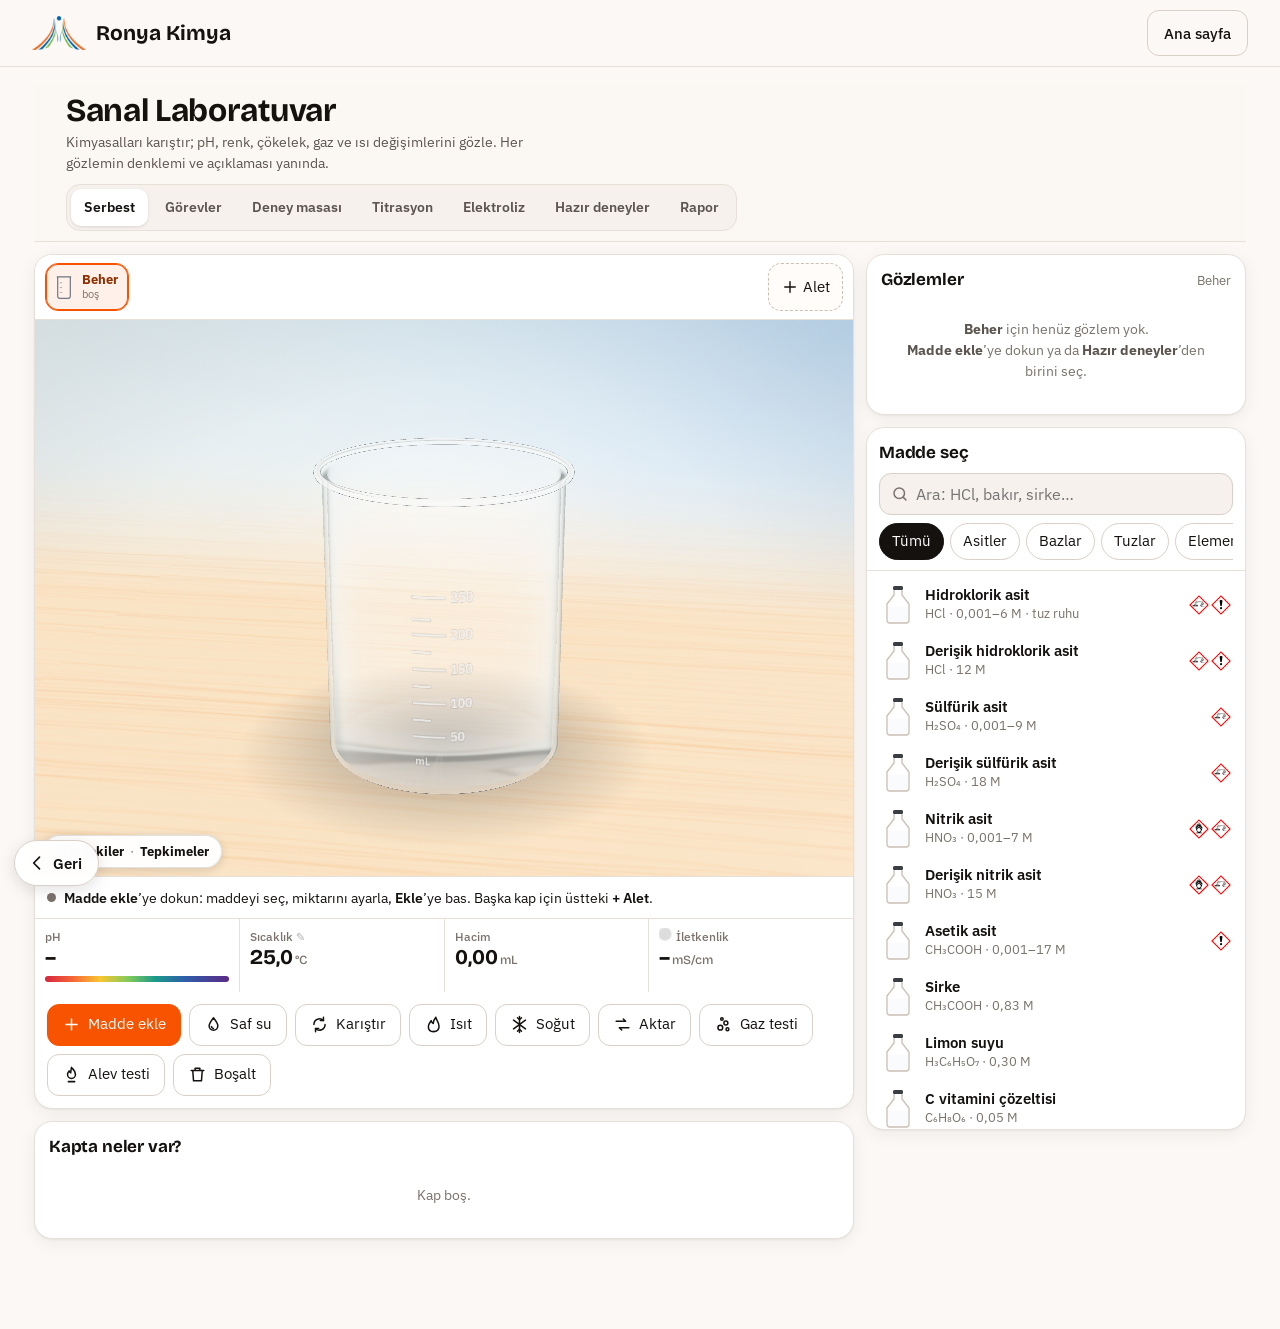
<file: laboratuvar.html>
<!DOCTYPE html>
<html lang="tr">
<head>
<meta charset="UTF-8"/>
<meta name="viewport" content="width=device-width, initial-scale=1.0, viewport-fit=cover"/>
<meta name="apple-mobile-web-app-capable" content="yes"/>
<meta name="apple-mobile-web-app-status-bar-style" content="default"/>
<meta name="apple-mobile-web-app-title" content="Sanal Lab"/>
<title>Sanal Laboratuvar - Ronya Kimya</title>
<link rel="icon" type="image/x-icon" href="favicon.ico">
<link rel="stylesheet" href="lab.css?v=12">
<link rel="stylesheet" href="lab-deney.css?v=1">
<style>html,body{margin:0;background:#FBF8F5}</style>
<style id="rk-acilis">html{background:#FBF8F5}html:not(.rk-hazir) body{visibility:hidden}#rk-acilis-ekran{visibility:visible;position:fixed;top:0;left:0;right:0;bottom:0;z-index:2147483000;background:#FBF8F5;display:flex;flex-direction:column;align-items:center;justify-content:center;gap:16px;padding:24px;text-align:center;font-family:system-ui,-apple-system,"Segoe UI",sans-serif;color:#5C554F}html.rk-hazir #rk-acilis-ekran{display:none}#rk-acilis-ekran .rk-ac-yuk{width:40px;height:40px;border-radius:50%;border:4px solid #E7E0D9;border-top-color:#F85300;animation:rk-ac-don .9s linear infinite}@keyframes rk-ac-don{to{transform:rotate(360deg)}}#rk-acilis-ekran .rk-ac-ad{font-weight:800;font-size:22px;letter-spacing:-.01em;color:#14110F}#rk-acilis-ekran .rk-ac-ad span{color:#F85300}#rk-acilis-ekran .rk-ac-yavas{display:none;font-size:15px;line-height:1.5}#rk-acilis-ekran.yavas .rk-ac-yavas{display:block}#rk-acilis-ekran button{margin-top:12px;padding:10px 22px;border:0;border-radius:999px;background:#F85300;color:#fff;font:600 15px system-ui,-apple-system,sans-serif}</style>
<script>(function(){var d=document.documentElement;setTimeout(function(){if(d.classList.contains("rk-hazir"))return;if(window.RONYA_TEMA){d.classList.add("rk-hazir");return;}var e=document.getElementById("rk-acilis-ekran");if(e)e.className="yavas";},15000);})();</script>
</head>
<body>
<div id="rk-acilis-ekran"><div class="rk-ac-yuk"></div><div class="rk-ac-ad">Ronya <span>Kimya</span></div><div class="rk-ac-yavas">Bağlantı yavaş, sayfa yükleniyor.<br><button type="button" onclick="location.reload()">Yeniden dene</button></div></div>
<div id="lab-kok"></div>
<script>window.LAB_AYAR = { ghs: 'ghs/', marka: 'Ronya Kimya' };</script>
<script src="lab-motor.js?v=12"></script>
<script src="lab-arayuz.js?v=12"></script>
<script src="lab-3d.js?v=12"></script>
<script src="lab-gorev.js?v=12"></script>
<script src="lab-elektroliz.js?v=12"></script>
<script src="lab-deney-cizim.js?v=1"></script>
<script src="lab-deney.js?v=1"></script>
<script src="lab-deneyler.js?v=1"></script>
<script type="module">import * as THREE from './three/three.module.js'; import { RoomEnvironment } from './three/RoomEnvironment.js'; window.THREE = THREE; window.THREE_ODA = RoomEnvironment; window.dispatchEvent(new Event('lab3d-hazir'));</script>
<script src="ronya-tema.js?v=16"></script>
</body>
</html>
</file>
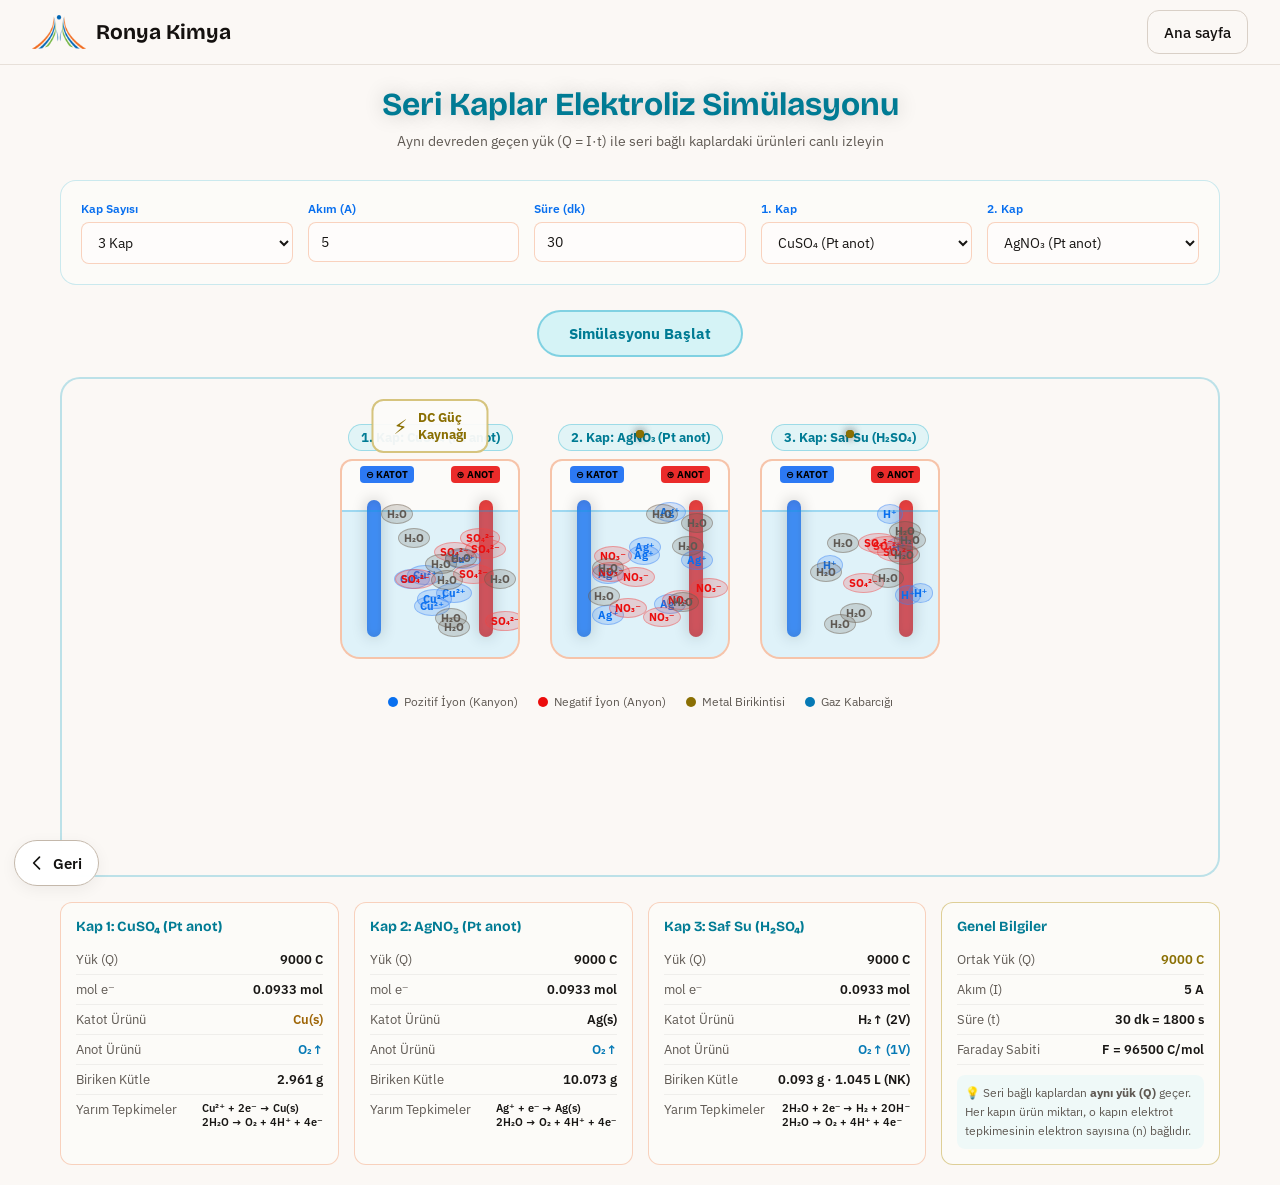
<file: seri-kaplar.html>
<!DOCTYPE html>
<html lang="tr">
<head>
<meta charset="UTF-8">
<meta name="viewport" content="width=device-width, initial-scale=1.0">
<title>Seri Kaplar Elektroliz Simülasyonu</title>
<style>
* { margin: 0; padding: 0; box-sizing: border-box; }
body { background: #0a0e1a; font-family: 'Segoe UI', sans-serif; color: #e2e8f0; overflow-x: hidden; }
.container { max-width: 1200px; margin: 0 auto; padding: 20px; }
.header { text-align: center; margin-bottom: 30px; }
.header h1 { font-size: 2rem; color: #00d4ff; text-shadow: 0 0 20px rgba(0,212,255,0.5); margin-bottom: 8px; }
.header p { color: #94a3b8; font-size: 14px; }
.controls { background: rgba(15,23,42,0.9); border: 1px solid rgba(0,212,255,0.2); border-radius: 16px; padding: 20px; margin-bottom: 25px; display: grid; grid-template-columns: repeat(auto-fit, minmax(200px, 1fr)); gap: 15px; }
.control-group { display: flex; flex-direction: column; gap: 6px; }
.control-group label { font-size: 12px; color: #60a5fa; font-weight: 600; text-transform: uppercase; letter-spacing: 0.5px; }
.control-group input, .control-group select { background: rgba(30,41,59,0.8); border: 1px solid rgba(99,102,241,0.3); border-radius: 8px; padding: 10px 12px; color: #e2e8f0; font-size: 14px; outline: none; }
.control-group input:focus, .control-group select:focus { border-color: #00d4ff; }
.sim-area { background: rgba(5,5,16,0.95); border: 2px solid rgba(0,212,255,0.25); border-radius: 20px; padding: 25px; position: relative; min-height: 500px; }
.cells-container { display: flex; justify-content: center; align-items: flex-end; gap: 30px; flex-wrap: wrap; padding: 20px 0; position: relative; }
.cell { width: 180px; position: relative; display: flex; flex-direction: column; align-items: center; }
.cell-label { font-size: 13px; font-weight: 700; color: #00d4ff; margin-bottom: 8px; text-align: center; padding: 4px 12px; background: rgba(0,212,255,0.1); border-radius: 20px; border: 1px solid rgba(0,212,255,0.3); }
.cell-body { width: 100%; height: 200px; background: rgba(30,41,59,0.6); border: 2px solid rgba(99,102,241,0.4); border-radius: 12px 12px 20px 20px; position: relative; overflow: hidden; }
.liquid { position: absolute; bottom: 0; left: 0; right: 0; height: 75%; background: rgba(56,189,248,0.15); border-top: 2px solid rgba(56,189,248,0.3); transition: all 0.5s ease; }
.electrode { position: absolute; width: 14px; height: 70%; bottom: 10%; border-radius: 7px; transition: all 0.3s ease; }
.electrode.cathode { left: 25px; background: rgba(59,130,246,0.8); box-shadow: 0 0 15px rgba(59,130,246,0.5), inset 0 0 10px rgba(59,130,246,0.3); }
.electrode.anode { right: 25px; background: rgba(239,68,68,0.8); box-shadow: 0 0 15px rgba(239,68,68,0.5), inset 0 0 10px rgba(239,68,68,0.3); }
.electrode-label { position: absolute; font-size: 10px; font-weight: 700; color: #fff; padding: 2px 6px; border-radius: 4px; top: 5px; }
.electrode-label.cathode-label { left: 18px; background: rgba(59,130,246,0.9); }
.electrode-label.anode-label { right: 18px; background: rgba(239,68,68,0.9); }
.bubble { position: absolute; border-radius: 50%; background: rgba(255,255,255,0.6); box-shadow: 0 0 6px rgba(255,255,255,0.4); animation: rise 3s ease-in infinite; }
@keyframes rise { 0% { transform: translateY(0) scale(0.5); opacity: 0.8; } 100% { transform: translateY(-120px) scale(1.2); opacity: 0; } }
.deposit { position: absolute; bottom: 10%; left: 22px; width: 20px; height: 0; background: rgba(250,204,21,0.8); border-radius: 4px 4px 0 0; transition: height 0.5s ease; box-shadow: 0 0 10px rgba(250,204,21,0.4); }
.ion { position: absolute; font-size: 11px; font-weight: 700; padding: 2px 5px; border-radius: 50%; transition: all 0.8s ease; z-index: 10; }
.ion.positive { color: #60a5fa; background: rgba(59,130,246,0.2); border: 1px solid rgba(59,130,246,0.4); }
.ion.negative { color: #f87171; background: rgba(239,68,68,0.2); border: 1px solid rgba(239,68,68,0.4); }
.ion.neutral { color: #94a3b8; background: rgba(148,163,184,0.2); border: 1px solid rgba(148,163,184,0.4); }
.electron-flow { position: absolute; top: -40px; left: 0; right: 0; height: 30px; display: flex; align-items: center; justify-content: center; }
.electron-dot { width: 8px; height: 8px; background: #facc15; border-radius: 50%; box-shadow: 0 0 8px rgba(250,204,21,0.8); position: absolute; animation: flow-right 2s linear infinite; }
@keyframes flow-right { 0% { left: 10%; opacity: 0; } 10% { opacity: 1; } 90% { opacity: 1; } 100% { left: 90%; opacity: 0; } }
.power-source { position: absolute; top: -60px; left: 50%; transform: translateX(-50%); background: rgba(15,23,42,0.95); border: 2px solid rgba(250,204,21,0.5); border-radius: 12px; padding: 8px 20px; display: flex; align-items: center; gap: 10px; z-index: 100; }
.power-source .bolt { font-size: 20px; color: #facc15; animation: pulse 1s ease-in-out infinite; }
@keyframes pulse { 0%, 100% { opacity: 1; transform: scale(1); } 50% { opacity: 0.7; transform: scale(1.1); } }
.power-source span { font-size: 13px; font-weight: 700; color: #facc15; }
.results { margin-top: 25px; display: grid; grid-template-columns: repeat(auto-fit, minmax(250px, 1fr)); gap: 15px; }
.result-card { background: rgba(15,23,42,0.9); border: 1px solid rgba(99,102,241,0.3); border-radius: 12px; padding: 15px; }
.result-card h3 { font-size: 14px; color: #00d4ff; margin-bottom: 10px; display: flex; align-items: center; gap: 8px; }
.result-row { display: flex; justify-content: space-between; padding: 6px 0; border-bottom: 1px solid rgba(255,255,255,0.05); font-size: 13px; }
.result-row:last-child { border-bottom: none; }
.result-row .label { color: #94a3b8; }
.result-row .value { color: #e2e8f0; font-weight: 600; }
.stars { position: fixed; top: 0; left: 0; right: 0; bottom: 0; pointer-events: none; z-index: -1; }
.star { position: absolute; width: 2px; height: 2px; background: rgba(255,255,255,0.5); border-radius: 50%; animation: twinkle 3s ease-in-out infinite; }
@keyframes twinkle { 0%, 100% { opacity: 0.3; } 50% { opacity: 1; } }
.action-btn { background: rgba(0,212,255,0.15); border: 2px solid rgba(0,212,255,0.4); color: #00d4ff; padding: 12px 30px; border-radius: 100px; font-size: 15px; font-weight: 700; cursor: pointer; transition: all 0.3s ease; display: block; margin: 20px auto; }
.action-btn:hover { background: rgba(0,212,255,0.25); box-shadow: 0 0 20px rgba(0,212,255,0.3); }
.action-btn.running { background: rgba(239,68,68,0.15); border-color: rgba(239,68,68,0.4); color: #f87171; }
.particle-legend { display: flex; gap: 20px; justify-content: center; margin-top: 15px; flex-wrap: wrap; }
.particle-legend .item { display: flex; align-items: center; gap: 6px; font-size: 12px; color: #94a3b8; }
.particle-legend .dot { width: 10px; height: 10px; border-radius: 50%; }
@media (max-width: 768px) { .cells-container { gap: 15px; } .cell { width: 140px; } .cell-body { height: 160px; } .header h1 { font-size: 1.5rem; } }
</style>
<style id="rk-acilis">html{background:#FBF8F5}html:not(.rk-hazir) body{visibility:hidden}#rk-acilis-ekran{visibility:visible;position:fixed;top:0;left:0;right:0;bottom:0;z-index:2147483000;background:#FBF8F5;display:flex;flex-direction:column;align-items:center;justify-content:center;gap:16px;padding:24px;text-align:center;font-family:system-ui,-apple-system,"Segoe UI",sans-serif;color:#5C554F}html.rk-hazir #rk-acilis-ekran{display:none}#rk-acilis-ekran .rk-ac-yuk{width:40px;height:40px;border-radius:50%;border:4px solid #E7E0D9;border-top-color:#F85300;animation:rk-ac-don .9s linear infinite}@keyframes rk-ac-don{to{transform:rotate(360deg)}}#rk-acilis-ekran .rk-ac-ad{font-weight:800;font-size:22px;letter-spacing:-.01em;color:#14110F}#rk-acilis-ekran .rk-ac-ad span{color:#F85300}#rk-acilis-ekran .rk-ac-yavas{display:none;font-size:15px;line-height:1.5}#rk-acilis-ekran.yavas .rk-ac-yavas{display:block}#rk-acilis-ekran button{margin-top:12px;padding:10px 22px;border:0;border-radius:999px;background:#F85300;color:#fff;font:600 15px system-ui,-apple-system,sans-serif}</style>
<script>(function(){var d=document.documentElement;setTimeout(function(){if(d.classList.contains("rk-hazir"))return;if(window.RONYA_TEMA){d.classList.add("rk-hazir");return;}var e=document.getElementById("rk-acilis-ekran");if(e)e.className="yavas";},15000);})();</script>
</head>
<body>
<div id="rk-acilis-ekran"><div class="rk-ac-yuk"></div><div class="rk-ac-ad">Ronya <span>Kimya</span></div><div class="rk-ac-yavas">Bağlantı yavaş, sayfa yükleniyor.<br><button type="button" onclick="location.reload()">Yeniden dene</button></div></div>

<div class="stars" id="stars"></div>

<div class="container">
    <div class="header">
        <h1>⚡ Seri Kaplar Elektroliz Simülasyonu</h1>
        <p>Aynı devreden geçen yük (Q = I·t) ile seri bağlı kaplardaki ürünleri canlı izleyin</p>
    </div>

    <div class="controls">
        <div class="control-group">
            <label>Kap Sayısı</label>
            <select id="cellCount" onchange="updateCells()">
                <option value="2">2 Kap</option>
                <option value="3" selected>3 Kap</option>
            </select>
        </div>
        <div class="control-group">
            <label>Akım (A)</label>
            <input type="number" id="current" value="5" step="0.1" min="0.1" max="50">
        </div>
        <div class="control-group">
            <label>Süre (dk)</label>
            <input type="number" id="time" value="30" step="5" min="5" max="180">
        </div>
        <div class="control-group">
            <label>1. Kap</label>
            <select id="cell1" onchange="updateCellType(0, this.value)">
                <option value="cuso4">CuSO₄ (Pt anot)</option>
                <option value="agno3">AgNO₃ (Pt anot)</option>
                <option value="nacl_a">Sulu NaCl</option>
                <option value="water">Saf Su (H₂SO₄)</option>
            </select>
        </div>
        <div class="control-group">
            <label>2. Kap</label>
            <select id="cell2" onchange="updateCellType(1, this.value)">
                <option value="agno3" selected>AgNO₃ (Pt anot)</option>
                <option value="cuso4">CuSO₄ (Pt anot)</option>
                <option value="nacl_a">Sulu NaCl</option>
                <option value="water">Saf Su (H₂SO₄)</option>
            </select>
        </div>
        <div class="control-group" id="cell3Control" style="display:none">
            <label>3. Kap</label>
            <select id="cell3" onchange="updateCellType(2, this.value)">
                <option value="water">Saf Su (H₂SO₄)</option>
                <option value="cuso4">CuSO₄ (Pt anot)</option>
                <option value="agno3">AgNO₃ (Pt anot)</option>
                <option value="nacl_a">Sulu NaCl</option>
            </select>
        </div>
    </div>

    <button class="action-btn" id="startBtn" onclick="toggleSimulation()">▶ Simülasyonu Başlat</button>

    <div class="sim-area">
        <div class="cells-container" id="cellsContainer"></div>
        <div class="particle-legend">
            <div class="item"><div class="dot" style="background:#60a5fa"></div> Pozitif İyon (Kanyon)</div>
            <div class="item"><div class="dot" style="background:#f87171"></div> Negatif İyon (Anyon)</div>
            <div class="item"><div class="dot" style="background:#facc15"></div> Metal Birikintisi</div>
            <div class="item"><div class="dot" style="background:#bae6fd"></div> Gaz Kabarcığı</div>
        </div>
    </div>

    <div class="results" id="results"></div>
</div>

<script>
const SYSTEMS = {
    cuso4: { name: 'CuSO₄ (Pt anot)', cathode: { product: 'Cu(s)', color: '#f59e0b', type: 'metal' }, anode: { product: 'O₂↑', color: '#bae6fd', type: 'gas' }, ions: [{ symbol: 'Cu²⁺', charge: '+', type: 'positive', count: 6 }, { symbol: 'SO₄²⁻', charge: '-', type: 'negative', count: 6 }, { symbol: 'H₂O', charge: '0', type: 'neutral', count: 8 }], M: 63.5, n: 2, halfCathode: 'Cu²⁺ + 2e⁻ → Cu(s)', halfAnode: '2H₂O → O₂ + 4H⁺ + 4e⁻' },
    agno3: { name: 'AgNO₃ (Pt anot)', cathode: { product: 'Ag(s)', color: '#e5e7eb', type: 'metal' }, anode: { product: 'O₂↑', color: '#bae6fd', type: 'gas' }, ions: [{ symbol: 'Ag⁺', charge: '+', type: 'positive', count: 7 }, { symbol: 'NO₃⁻', charge: '-', type: 'negative', count: 7 }, { symbol: 'H₂O', charge: '0', type: 'neutral', count: 6 }], M: 108, n: 1, halfCathode: 'Ag⁺ + e⁻ → Ag(s)', halfAnode: '2H₂O → O₂ + 4H⁺ + 4e⁻' },
    nacl_a: { name: 'Sulu NaCl', cathode: { product: 'H₂↑', color: '#e2e8f0', type: 'gas' }, anode: { product: 'Cl₂↑', color: '#bde04a', type: 'gas' }, ions: [{ symbol: 'Na⁺', charge: '+', type: 'positive', count: 7 }, { symbol: 'Cl⁻', charge: '-', type: 'negative', count: 7 }, { symbol: 'H₂O', charge: '0', type: 'neutral', count: 6 }], M: 2, n: 2, gas: true, halfCathode: '2H₂O + 2e⁻ → H₂ + 2OH⁻', halfAnode: '2Cl⁻ → Cl₂ + 2e⁻' },
    water: { name: 'Saf Su (H₂SO₄)', cathode: { product: 'H₂↑ (2V)', color: '#e2e8f0', type: 'gas', rate: 2 }, anode: { product: 'O₂↑ (1V)', color: '#bae6fd', type: 'gas', rate: 1 }, ions: [{ symbol: 'H⁺', charge: '+', type: 'positive', count: 5 }, { symbol: 'SO₄²⁻', charge: '-', type: 'negative', count: 4 }, { symbol: 'H₂O', charge: '0', type: 'neutral', count: 8 }], M: 2, n: 2, gas: true, halfCathode: '2H₂O + 2e⁻ → H₂ + 2OH⁻', halfAnode: '2H₂O → O₂ + 4H⁺ + 4e⁻' }
};

let isRunning = false;
let animationInterval = null;
let cells = [];
let cellTypes = ['cuso4', 'agno3', 'water'];

function createStars() {
    const container = document.getElementById('stars');
    for (let i = 0; i < 50; i++) {
        const star = document.createElement('div');
        star.className = 'star';
        star.style.left = Math.random() * 100 + '%';
        star.style.top = Math.random() * 100 + '%';
        star.style.animationDelay = Math.random() * 3 + 's';
        container.appendChild(star);
    }
}

function createCells() {
    const container = document.getElementById('cellsContainer');
    container.innerHTML = '';
    const count = parseInt(document.getElementById('cellCount').value);
    cells = [];
    for (let i = 0; i < count; i++) {
        const cellType = cellTypes[i] || 'water';
        const system = SYSTEMS[cellType];
        const cellDiv = document.createElement('div');
        cellDiv.className = 'cell';
        cellDiv.id = `cell-${i}`;
        let html = `<div class="cell-label">${i + 1}. Kap: ${system.name}</div><div style="position:relative;width:100%;">`;
        if (i > 0) {
            html += `<div class="electron-flow"><div class="electron-dot" style="animation-delay: ${i * 0.5}s"></div><div class="electron-dot" style="animation-delay: ${i * 0.5 + 0.3}s"></div></div>`;
        }
        if (i === 0) {
            html += `<div class="power-source"><span class="bolt">⚡</span><span>DC Güç Kaynağı</span></div>`;
        }
        html += `<div class="cell-body"><div class="electrode-label cathode-label">⊖ KATOT</div><div class="electrode-label anode-label">⊕ ANOT</div><div class="electrode cathode" id="cathode-${i}"></div><div class="electrode anode" id="anode-${i}"></div><div class="liquid" id="liquid-${i}"></div><div class="deposit" id="deposit-${i}"></div><div id="particles-${i}"></div></div></div>`;
        cellDiv.innerHTML = html;
        container.appendChild(cellDiv);
        addParticles(i, system);
        cells.push({ index: i, type: cellType, system: system, deposit: 0, gasBubbles: 0 });
    }
    updateResults();
}

function addParticles(cellIndex, system) {
    const container = document.getElementById(`particles-${cellIndex}`);
    if (!container) return;
    container.innerHTML = '';
    system.ions.forEach((ion) => {
        for (let j = 0; j < ion.count; j++) {
            const particle = document.createElement('div');
            particle.className = `ion ${ion.type}`;
            particle.textContent = ion.symbol;
            particle.style.left = (15 + Math.random() * 70) + '%';
            particle.style.top = (20 + Math.random() * 60) + '%';
            particle.style.animationDelay = (Math.random() * 2) + 's';
            container.appendChild(particle);
        }
    });
}

function addBubble(cellIndex, isCathode) {
    const cell = document.getElementById(`cell-${cellIndex}`);
    if (!cell) return;
    const bubble = document.createElement('div');
    bubble.className = 'bubble';
    const size = 4 + Math.random() * 6;
    bubble.style.width = size + 'px';
    bubble.style.height = size + 'px';
    bubble.style.left = (isCathode ? 20 : 75) + '%';
    bubble.style.bottom = (15 + Math.random() * 20) + '%';
    bubble.style.animationDuration = (2 + Math.random() * 2) + 's';
    cell.querySelector('.cell-body').appendChild(bubble);
    setTimeout(() => { if (bubble.parentNode) bubble.parentNode.removeChild(bubble); }, 4000);
}

function updateDeposit(cellIndex) {
    const deposit = document.getElementById(`deposit-${cellIndex}`);
    const cell = cells[cellIndex];
    if (!deposit || !cell) return;
    const system = cell.system;
    if (system.cathode.type === 'metal') {
        cell.deposit = Math.min(40, cell.deposit + 0.5);
        deposit.style.height = cell.deposit + 'px';
    }
}

function simulationLoop() {
    if (!isRunning) return;
    cells.forEach((cell, idx) => {
        const system = cell.system;
        if (system.cathode.type === 'gas') { if (Math.random() < 0.3) addBubble(idx, true); }
        else if (system.cathode.type === 'metal') { updateDeposit(idx); }
        if (system.anode.type === 'gas') { if (Math.random() < 0.2) addBubble(idx, false); }
        const particles = document.querySelectorAll(`#particles-${idx} .ion`);
        particles.forEach(p => {
            const type = p.classList.contains('positive') ? 'positive' : p.classList.contains('negative') ? 'negative' : 'neutral';
            const cathodeX = 25, anodeX = 155, centerY = 100;
            let targetX, targetY;
            if (type === 'positive') { targetX = cathodeX + (Math.random() - 0.5) * 15; targetY = centerY + (Math.random() - 0.5) * 40; }
            else if (type === 'negative') { targetX = anodeX + (Math.random() - 0.5) * 15; targetY = centerY + (Math.random() - 0.5) * 40; }
            else { targetX = 50 + Math.random() * 80; targetY = 30 + Math.random() * 120; }
            const currentLeft = parseFloat(p.style.left) || 50;
            const currentTop = parseFloat(p.style.top) || 50;
            p.style.left = (currentLeft + (targetX / 180 * 100 - currentLeft) * 0.1) + '%';
            p.style.top = (currentTop + (targetY / 200 * 100 - currentTop) * 0.1) + '%';
        });
    });
}

function toggleSimulation() {
    const btn = document.getElementById('startBtn');
    if (isRunning) {
        isRunning = false;
        btn.textContent = '▶ Simülasyonu Başlat';
        btn.classList.remove('running');
        if (animationInterval) clearInterval(animationInterval);
    } else {
        isRunning = true;
        btn.textContent = '⏹ Simülasyonu Durdur';
        btn.classList.add('running');
        animationInterval = setInterval(simulationLoop, 200);
    }
}

function updateResults() {
    const resultsDiv = document.getElementById('results');
    const I = parseFloat(document.getElementById('current').value) || 5;
    const t = parseFloat(document.getElementById('time').value) || 30;
    const Q = I * t * 60;
    const F = 96500;
    const molE = Q / F;
    let html = '';
    cells.forEach((cell, idx) => {
        const system = cell.system;
        const mol = molE / system.n;
        const mass = mol * system.M;
        const volume = system.gas ? mol * 22.4 : null;
        html += `<div class="result-card"><h3>⚡ Kap ${idx + 1}: ${system.name}</h3><div class="result-row"><span class="label">Yük (Q)</span><span class="value">${Q.toFixed(0)} C</span></div><div class="result-row"><span class="label">mol e⁻</span><span class="value">${molE.toFixed(4)} mol</span></div><div class="result-row"><span class="label">Katot Ürünü</span><span class="value" style="color:${system.cathode.color}">${system.cathode.product}</span></div><div class="result-row"><span class="label">Anot Ürünü</span><span class="value" style="color:${system.anode.color}">${system.anode.product}</span></div><div class="result-row"><span class="label">Biriken Kütle</span><span class="value">${mass.toFixed(3)} g${volume ? ` · ${volume.toFixed(3)} L (NK)` : ''}</span></div><div class="result-row"><span class="label">Yarım Tepkimeler</span><span class="value" style="font-size:11px">${system.halfCathode}<br>${system.halfAnode}</span></div></div>`;
    });
    html += `<div class="result-card" style="border-color: rgba(250,204,21,0.4);"><h3>📊 Genel Bilgiler</h3><div class="result-row"><span class="label">Ortak Yük (Q)</span><span class="value" style="color:#facc15">${Q.toFixed(0)} C</span></div><div class="result-row"><span class="label">Akım (I)</span><span class="value">${I} A</span></div><div class="result-row"><span class="label">Süre (t)</span><span class="value">${t} dk = ${t*60} s</span></div><div class="result-row"><span class="label">Faraday Sabiti</span><span class="value">F = 96500 C/mol</span></div><div style="margin-top:10px;padding:8px;background:rgba(0,212,255,0.05);border-radius:8px;font-size:12px;color:#94a3b8;line-height:1.6">💡 Seri bağlı kaplardan <b>aynı yük (Q)</b> geçer. Her kapın ürün miktarı, o kapın elektrot tepkimesinin elektron sayısına (n) bağlıdır.</div></div>`;
    resultsDiv.innerHTML = html;
}

function updateCells() {
    const count = parseInt(document.getElementById('cellCount').value);
    document.getElementById('cell3Control').style.display = count >= 3 ? 'flex' : 'none';
    createCells();
}

function updateCellType(index, value) {
    cellTypes[index] = value;
    createCells();
}

document.getElementById('current').addEventListener('input', updateResults);
document.getElementById('time').addEventListener('input', updateResults);

createStars();
createCells();
</script>

<script src="ronya-tema.js?v=12"></script>
</body>
</html>
</file>
<file: lab.css>
/* Sanal Laboratuvar · görünüm */
.lab{--bg:#FBF8F5;--yz:#FFFFFF;--yz2:#F6F1EC;--cz:#E7E0D9;--cz2:#D9D0C7;--tx:#14110F;--tx2:#5C554F;--tx3:#7A726B;
  --ac:#F85300;--ac2:#C54200;--ac3:#8F3000;--acz:#FFF1E9;--gr:#1B6B4A;--grz:#E8F4EE;--rd:#B42318;--rdz:#FDECEA;--bl:#0B5C8A;--blz:#E6F1F8;--yw:#A15C00;--ywz:#FFF6E0;
  --gol:0 1px 2px rgba(20,17,15,.05),0 4px 18px rgba(20,17,15,.06);
  --fd:"Bricolage Grotesque","Segoe UI",system-ui,sans-serif;--fb:"IBM Plex Sans","Segoe UI",system-ui,-apple-system,sans-serif;
  color:var(--tx);font-family:var(--fb);font-size:15px;line-height:1.5;-webkit-font-smoothing:antialiased;
  max-width:1240px;margin:0 auto;padding:12px max(14px,env(safe-area-inset-left,0px)) calc(90px + env(safe-area-inset-bottom,0px)) max(14px,env(safe-area-inset-right,0px));box-sizing:border-box}
.lab *,.lab *::before,.lab *::after{box-sizing:border-box}
.lab button{font:inherit;color:inherit;cursor:pointer;-webkit-tap-highlight-color:transparent}
.lab h1,.lab h2,.lab h3{font-family:var(--fd);letter-spacing:-.01em;margin:0;text-wrap:balance}
.lab [hidden]{display:none!important}

/* Başlık ve sekmeler */
.lab-bas{display:flex;flex-wrap:wrap;align-items:flex-end;justify-content:space-between;gap:10px 18px;margin:4px 0 12px}
.lab-bas h1{font-size:clamp(24px,5.4vw,32px);line-height:1.1;font-weight:700}
.lab-bas p{margin:4px 0 0;color:var(--tx2);font-size:14px;max-width:60ch}
.lab-sekme{display:flex;gap:4px;background:var(--yz2);border:1px solid var(--cz);border-radius:14px;padding:4px;overflow-x:auto;max-width:100%;scrollbar-width:none}
.lab-sekme::-webkit-scrollbar{display:none}
.lab-sekme button{border:0;background:transparent;border-radius:10px;padding:8px clamp(7px,2.4vw,13px);font-weight:600;font-size:clamp(13px,3.5vw,14px);color:var(--tx2);white-space:nowrap}
.lab-sekme button.on{background:var(--yz);color:var(--tx);box-shadow:0 1px 3px rgba(20,17,15,.12)}
.mod{display:none}
.mod.on{display:block}

/* Serbest deney düzeni */
.sb{display:grid;grid-template-columns:minmax(0,1fr);gap:12px}
@media (min-width:980px){.sb{grid-template-columns:minmax(0,1fr) 380px;align-items:start}.sb-sag{position:sticky;top:12px;max-height:calc(100vh - 24px);display:flex;flex-direction:column}}
.kart{background:var(--yz);border:1px solid var(--cz);border-radius:18px;box-shadow:var(--gol)}
.tezgah-kart{overflow:hidden}
.tezgah{position:relative;background:linear-gradient(#FDFBF9,#F4EEE8 72%);touch-action:manipulation}
.tezgah canvas{display:block;width:100%;height:auto}
.serit{display:flex;align-items:center;gap:8px;padding:8px 12px;border-top:1px solid var(--cz);font-size:13.5px;min-height:42px}
.serit .nokta{width:9px;height:9px;border-radius:50%;flex:none;background:var(--tx3)}
.serit b{font-weight:600}
.serit .sag{margin-left:auto;color:var(--tx3);font-size:12.5px;white-space:nowrap}
.serit.yeni{animation:parla 1.2s ease}
@keyframes parla{0%{background:var(--acz)}100%{background:transparent}}

/* Ölçümler */
.olcum{display:grid;grid-template-columns:repeat(4,minmax(0,1fr));gap:1px;background:var(--cz);border-top:1px solid var(--cz)}
.olc{background:var(--yz);padding:9px 10px 10px;min-width:0}
.olc small{display:block;font-size:11.5px;color:var(--tx3);font-weight:500;white-space:nowrap;overflow:hidden;text-overflow:ellipsis}
.olc strong{display:block;font-family:var(--fd);font-size:clamp(16px,4.4vw,21px);line-height:1.15;font-weight:700;font-variant-numeric:tabular-nums;white-space:nowrap}
.olc .birim{font-size:12.5px;font-weight:500;color:var(--tx3);margin-left:2px}
.phbar{height:6px;border-radius:3px;margin-top:6px;background:linear-gradient(90deg,#D7263D,#F46036 14%,#F8C630 30%,#7DC95E 46%,#1B998B 60%,#2E5EAA 76%,#5B2A86);position:relative}
.phbar i{position:absolute;top:-3px;width:4px;height:12px;border-radius:2px;background:var(--tx);box-shadow:0 0 0 2px #fff;transform:translateX(-50%);transition:left .4s}
.ampul{display:inline-block;width:12px;height:12px;border-radius:50%;margin-right:5px;vertical-align:1px;background:#ddd;box-shadow:0 0 0 1px rgba(0,0,0,.08)}
@media (max-width:420px){.olc{padding:8px 7px 9px}.olc .birim{font-size:11px}}

/* Araç düğmeleri */
.araclar{display:flex;flex-wrap:wrap;gap:8px;padding:12px}
.ab{display:inline-flex;align-items:center;gap:7px;height:42px;padding:0 14px;border-radius:12px;border:1px solid var(--cz2);background:var(--yz);font-weight:600;font-size:14px}
.ab svg{width:19px;height:19px;flex:none}
.ab:active{transform:scale(.97)}
.ab.ana{background:var(--ac);border-color:var(--ac);color:#fff}
.ab.ana:active{background:var(--ac2)}
.ab.on{background:var(--acz);border-color:var(--ac);color:var(--ac3)}
.ab.sogut.on{background:var(--blz);border-color:var(--bl);color:var(--bl)}
.ab:disabled{opacity:.45;cursor:not-allowed}
@media (max-width:520px){.araclar{display:grid;grid-template-columns:repeat(4,minmax(0,1fr));gap:6px;padding:10px}
  .araclar .ab{flex-direction:column;justify-content:center;height:58px;padding:4px 2px;gap:3px;font-size:11.5px;font-weight:600;border-radius:12px;text-align:center;line-height:1.1}
  .araclar .ab.ana{grid-column:span 4;flex-direction:row;height:46px;font-size:15px;gap:8px}
  .ti-dug{display:grid;grid-template-columns:repeat(4,minmax(0,1fr));gap:6px}
  .ti-dug .ab{justify-content:center;padding:0 4px;font-size:13.5px}
  .ti-dug .ab.ana,.ti-dug [data-ti="bas"]{grid-column:span 2}}

/* Gözlem kartları */
.panel-bas{display:flex;align-items:center;justify-content:space-between;gap:8px;padding:12px 14px 8px}
.panel-bas h2{font-size:17px;font-weight:700}
.panel-bas .kucuk{font-size:12.5px;color:var(--tx3)}
.gozlem-liste{padding:0 12px 12px;display:flex;flex-direction:column;gap:10px;overflow:auto}
.sb-sag .gozlem-liste{max-height:58vh}
.ol{border:1px solid var(--cz);border-left:5px solid var(--tx3);border-radius:12px;padding:10px 12px;background:var(--yz)}
.ol h3{font-family:var(--fb);font-size:15px;font-weight:600;line-height:1.35}
.ol p{margin:4px 0 0;font-size:14px;color:var(--tx2)}
.ol .dnk{margin-top:8px;padding:7px 9px;border-radius:9px;background:var(--yz2);font-size:13.5px;line-height:1.45;overflow-x:auto}
.ol .dnk > span{display:block;font-size:11px;font-weight:600;color:var(--tx3);text-transform:uppercase;letter-spacing:.05em;margin-bottom:1px}
.ol .dnk > div{white-space:nowrap;font-size:13.5px;text-transform:none;letter-spacing:normal}
.ol .dnk .nw{white-space:nowrap;display:inline}
.ol details{margin-top:7px}
.ol summary{font-size:13px;font-weight:600;color:var(--ac2);cursor:pointer;list-style:none}
.ol summary::-webkit-details-marker{display:none}
.ol summary::before{content:"＋ "}
.ol details[open] summary::before{content:"－ "}
.ol details p{font-size:13.5px;color:var(--tx)}
.ol .etk{display:inline-block;margin-top:7px;font-size:11.5px;font-weight:600;color:var(--tx3);background:var(--yz2);border-radius:999px;padding:2px 9px}
.ol.cokelme{border-left-color:#8C8C8C}.ol.gaz{border-left-color:#3B82C4}.ol.tehlike{border-left-color:var(--rd);background:var(--rdz)}
.ol.renk{border-left-color:#8A4FC4}.ol.notr{border-left-color:var(--gr)}.ol.isi{border-left-color:#E8730C}.ol.metal{border-left-color:#B5642F}
.ol.cozunme{border-left-color:#5A9BD5}.ol.uyari{border-left-color:var(--yw);background:var(--ywz)}.ol.bilgi,.ol.yok{border-left-color:var(--cz2)}
.ol .kap-ad{font-size:11.5px;font-weight:600;color:var(--tx3);margin-bottom:2px}
.bos{padding:18px 14px 20px;color:var(--tx3);font-size:14px;text-align:center}
.bos b{color:var(--tx2)}

/* İçerik tablosu */
.icerik{padding:0 12px 12px}
.icerik table{width:100%;border-collapse:collapse;font-size:13.5px}
.icerik td{padding:5px 4px;border-bottom:1px solid var(--yz2)}
.icerik td:last-child{text-align:right;font-variant-numeric:tabular-nums;color:var(--tx2);white-space:nowrap}
.icerik .bolum{font-size:11.5px;font-weight:600;color:var(--tx3);text-transform:uppercase;letter-spacing:.05em;padding-top:10px}

/* Kimyasal dolabı */
.dolap{display:flex;flex-direction:column;min-height:0}
.dolap-ust{padding:12px 12px 8px;display:flex;flex-direction:column;gap:8px;border-bottom:1px solid var(--cz)}
.dolap-ust .satir{display:flex;align-items:center;gap:8px}
.dolap-ust h2{font-size:17px;font-weight:700;flex:1}
.ara{width:100%;height:42px;border-radius:12px;border:1px solid var(--cz2);background:var(--yz2);padding:0 12px 0 36px;font:inherit;font-size:15px;color:var(--tx);
  background-image:url("data:image/svg+xml,%3Csvg xmlns='http://www.w3.org/2000/svg' width='18' height='18' viewBox='0 0 24 24' fill='none' stroke='%237A726B' stroke-width='2' stroke-linecap='round'%3E%3Ccircle cx='11' cy='11' r='7'/%3E%3Cpath d='m20 20-3.5-3.5'/%3E%3C/svg%3E");background-repeat:no-repeat;background-position:11px 50%}
.ara:focus{outline:2px solid var(--ac);outline-offset:1px;background-color:#fff}
.cipler{display:flex;gap:6px;overflow-x:auto;scrollbar-width:none;padding-bottom:2px}
.cipler::-webkit-scrollbar{display:none}
.cip{flex:none;border:1px solid var(--cz2);background:var(--yz);border-radius:999px;padding:6px 12px;font-size:13px;font-weight:600;color:var(--tx2)}
.cip.on{background:var(--tx);border-color:var(--tx);color:#fff}
.liste{overflow:auto;padding:6px 8px 12px;min-height:0}
.kim{display:flex;align-items:center;gap:10px;width:100%;text-align:left;border:0;background:transparent;border-radius:12px;padding:8px 6px}
.kim:hover{background:var(--yz2)}
.kim:active{background:var(--acz)}
.sise{flex:none;width:34px;height:40px}
.kim .ad{min-width:0;flex:1}
.kim .ad b{display:block;font-weight:600;font-size:14.5px;line-height:1.25}
.kim .ad small{display:block;font-size:12.5px;color:var(--tx3);white-space:nowrap;overflow:hidden;text-overflow:ellipsis}
.kim .ghs{display:flex;gap:2px;flex:none}
.kim .ghs img{width:20px;height:20px}
.dolap-kapat{display:none;border:0;background:var(--yz2);border-radius:10px;width:38px;height:38px;font-size:20px;line-height:1}
@media (max-width:979px){
  .dolap{visibility:hidden;position:fixed;left:0;right:0;bottom:0;top:8vh;z-index:60;border-radius:20px 20px 0 0;transform:translateY(105%);transition:transform .28s cubic-bezier(.2,.8,.2,1),visibility 0s .28s;box-shadow:0 -10px 40px rgba(20,17,15,.18);padding-bottom:env(safe-area-inset-bottom,0px)}
  .dolap.acik{transform:none;visibility:visible;transition:transform .28s cubic-bezier(.2,.8,.2,1),visibility 0s}
  .dolap-kapat{display:block}
  .sb-sag .gozlem-kart{display:none}
}
@media (min-width:980px){.sb-sol .gozlem-kart{display:none}.dolap{max-height:calc(100vh - 24px)}}
.ort{position:fixed;inset:0;background:rgba(20,17,15,.32);z-index:55;opacity:0;pointer-events:none;transition:opacity .2s}
.ort.acik{opacity:1;pointer-events:auto}

/* Miktar penceresi */
.pen{visibility:hidden;position:fixed;left:0;right:0;bottom:0;z-index:70;background:var(--yz);border-radius:20px 20px 0 0;box-shadow:0 -10px 40px rgba(20,17,15,.22);
  padding:16px max(16px,env(safe-area-inset-left,0px)) calc(16px + env(safe-area-inset-bottom,0px)) max(16px,env(safe-area-inset-right,0px));transform:translateY(105%);transition:transform .25s cubic-bezier(.2,.8,.2,1),visibility 0s .25s;max-height:88vh;overflow:auto}
.pen.acik{transform:none;visibility:visible;transition:transform .25s cubic-bezier(.2,.8,.2,1),visibility 0s}
@media (min-width:700px){.pen{left:50%;right:auto;width:520px;bottom:24px;border-radius:20px;transform:translate(-50%,130%)}.pen.acik{transform:translate(-50%,0)}}
.pen h3{font-size:20px;font-weight:700;padding-right:44px}
.pen .alt{color:var(--tx2);font-size:14px;margin-top:2px}
.pen .kapat{position:absolute;top:12px;right:12px;width:38px;height:38px;border-radius:10px;border:0;background:var(--yz2);font-size:20px}
.pen .not{font-size:14px;margin:10px 0 0}
.pen .uyari{margin-top:10px;padding:9px 11px;border-radius:10px;background:var(--rdz);color:var(--rd);font-size:13.5px;font-weight:500}
.pen .tehl{display:flex;flex-wrap:wrap;gap:6px 10px;margin-top:10px}
.pen .tehl span{display:inline-flex;align-items:center;gap:5px;font-size:12.5px;color:var(--tx2)}
.pen .tehl img{width:26px;height:26px}
.pen .etiket{font-size:12px;font-weight:600;color:var(--tx3);text-transform:uppercase;letter-spacing:.06em;margin:14px 0 6px}
.kap-sec{display:flex;gap:6px;flex-wrap:wrap}
.kap-sec button{flex:1 1 30%;min-width:0;height:44px;border-radius:11px;border:1px solid var(--cz2);background:var(--yz);font-weight:600;font-size:13.5px;display:inline-flex;align-items:center;justify-content:center;gap:5px;padding:0 6px;white-space:nowrap;overflow:hidden;text-overflow:ellipsis}
.kap-sec button svg{flex:none}
.kap-sec button.on{border-color:var(--ac);background:var(--acz);color:var(--ac3)}
.miktarlar{display:grid;grid-template-columns:repeat(3,minmax(0,1fr));gap:8px}
.miktarlar button{height:52px;border-radius:12px;border:1px solid var(--cz2);background:var(--yz2);font-weight:600;font-size:15px;line-height:1.15}
.miktarlar button small{display:block;font-size:11.5px;font-weight:500;color:var(--tx3)}
.miktarlar button:active{background:var(--acz);border-color:var(--ac)}

/* Uyarı bandı ve bildirim */
.tost{position:fixed;left:50%;bottom:calc(84px + env(safe-area-inset-bottom,0px));transform:translate(-50%,20px);opacity:0;z-index:80;background:var(--tx);color:#fff;border-radius:12px;padding:10px 14px;font-size:14px;max-width:min(92vw,520px);transition:all .25s;pointer-events:none;text-align:center}
.tost.acik{opacity:1;transform:translate(-50%,0)}
.tost.kirmizi{background:var(--rd)}

/* Titrasyon */
.ti{display:grid;grid-template-columns:minmax(0,1fr);gap:12px}
@media (min-width:980px){.ti{grid-template-columns:minmax(0,1fr) minmax(0,1fr)}}
.ti-ayar{padding:12px;display:grid;grid-template-columns:repeat(2,minmax(0,1fr));gap:10px}
.ti-ayar label{display:block;font-size:12px;font-weight:600;color:var(--tx3);margin-bottom:4px}
.ti-ayar select{width:100%;height:42px;border-radius:11px;border:1px solid var(--cz2);background:var(--yz2);padding:0 10px;font:inherit;font-size:14.5px;color:var(--tx)}
.ti-dug{display:flex;flex-wrap:wrap;gap:8px;padding:0 12px 12px}
.ti-dug .ab{height:44px}
.hiz{display:flex;align-items:center;gap:8px;padding:0 12px 12px;font-size:13px;color:var(--tx2)}
.hiz input{flex:1;accent-color:var(--ac)}
.grafik{padding:8px 8px 4px}
.grafik canvas{display:block;width:100%;height:auto}
.ti-sonuc{padding:0 14px 14px;font-size:14px}
.ti-sonuc .kutu{border:1px solid var(--cz);border-radius:12px;padding:10px 12px;margin-top:8px;background:var(--yz2)}
.ti-sonuc b{font-weight:600}
.secim{display:inline-flex;gap:4px;background:var(--yz2);border:1px solid var(--cz);border-radius:10px;padding:3px}
.secim button{border:0;background:transparent;border-radius:8px;padding:5px 10px;font-size:13px;font-weight:600;color:var(--tx2)}
.secim button.on{background:var(--yz);color:var(--tx);box-shadow:0 1px 2px rgba(0,0,0,.1)}

/* Hazır deneyler */
.dn-izgara{display:grid;grid-template-columns:repeat(auto-fill,minmax(260px,1fr));gap:12px}
.dn{display:flex;flex-direction:column;gap:6px;text-align:left;border:1px solid var(--cz);background:var(--yz);border-radius:16px;padding:14px;box-shadow:var(--gol)}
.dn:active{transform:scale(.99)}
.dn .ikon{width:44px;height:44px;border-radius:12px;display:grid;place-items:center;font-size:23px}
.dn h3{font-size:16.5px;font-weight:700;line-height:1.25}
.dn p{margin:0;font-size:13.5px;color:var(--tx2)}
.dn .etk{font-size:11.5px;font-weight:600;color:var(--tx3)}
.adimlar{padding:12px 14px 14px}
.adimlar .ust{display:flex;align-items:center;gap:10px;justify-content:space-between}
.adimlar h2{font-size:17px}
.adim{display:flex;gap:10px;align-items:flex-start;padding:9px 0;border-top:1px solid var(--yz2)}
.adim:first-of-type{border-top:0}
.adim .no{flex:none;width:26px;height:26px;border-radius:50%;display:grid;place-items:center;font-size:13px;font-weight:700;background:var(--yz2);color:var(--tx2)}
.adim.bitti .no{background:var(--gr);color:#fff}
.adim.sira .no{background:var(--ac);color:#fff}
.adim .mt{flex:1;font-size:14.5px;min-width:0}
.adim .yap{flex:none;height:36px;padding:0 13px;border-radius:10px;border:1px solid var(--ac);background:var(--acz);color:var(--ac3);font-weight:600;font-size:13.5px}
.adim.bitti .yap{border-color:var(--cz2);background:var(--yz);color:var(--tx3)}
.adim-sonuc{margin-top:8px;padding:10px 12px;border-radius:12px;background:var(--grz);font-size:14px}
.ilerleme{display:flex;gap:4px;margin:10px 0 4px}
.ilerleme i{flex:1;height:5px;border-radius:3px;background:var(--yz2)}
.ilerleme i.b{background:var(--gr)}.ilerleme i.s{background:var(--ac)}
.adimlar .tum{margin-top:6px}
.adimlar .tum summary{font-size:13px;font-weight:600;color:var(--tx3);cursor:pointer;padding:4px 0}
.adimlar .tum .adim{padding:6px 0}.adimlar .tum .mt{font-size:13.5px;color:var(--tx2)}
.adimlar .tum .no{width:22px;height:22px;font-size:12px}

/* Rapor */
.rapor{padding:14px}
.rapor label{display:block;font-size:12.5px;font-weight:600;color:var(--tx3);margin:10px 0 4px}
.rapor input,.rapor textarea{width:100%;border:1px solid var(--cz2);border-radius:11px;background:var(--yz2);padding:9px 11px;font:inherit;font-size:15px;color:var(--tx)}
.rapor textarea{min-height:76px;resize:vertical}
.rapor-liste{margin-top:12px;display:flex;flex-direction:column;gap:8px}
.rp{border:1px solid var(--cz);border-radius:12px;padding:9px 11px;font-size:14px}
.rp .zm{font-size:12px;color:var(--tx3);font-weight:600}
.rp b{font-weight:600}
.rapor .dug{display:flex;flex-wrap:wrap;gap:8px;margin-top:14px}
.mlz{display:flex;flex-wrap:wrap;gap:6px;margin-top:4px}
.mlz span{display:inline-flex;align-items:center;gap:4px;border:1px solid var(--cz);border-radius:999px;padding:3px 9px;font-size:13px}
.mlz img{width:16px;height:16px}
.alt-not{color:var(--tx3);font-size:12.5px;margin:14px 2px 0;text-align:center}

/* 3D tezgâh */
.tezgah canvas.uc{display:block;width:100%;touch-action:none;outline:none;-webkit-user-select:none;user-select:none;-webkit-touch-callout:none;-webkit-tap-highlight-color:transparent}
.uc-katman{position:absolute;inset:0;pointer-events:none;overflow:hidden}
.uc-katman>*{pointer-events:auto}
.uc-et{position:absolute;transform:translate(-50%,0);border:0;background:rgba(255,255,255,.9);-webkit-backdrop-filter:blur(6px);backdrop-filter:blur(6px);border-radius:10px;padding:3px 8px 4px;box-shadow:0 1px 4px rgba(20,17,15,.16);text-align:center;line-height:1.2;max-width:150px;white-space:nowrap}
.uc-et b{display:block;font-family:var(--fd);font-size:13px;font-weight:700;color:var(--tx);overflow:hidden;text-overflow:ellipsis}
.uc-et span{display:block;font-size:11px;color:var(--tx2);overflow:hidden;text-overflow:ellipsis;font-variant-numeric:tabular-nums}
.uc-et.on{background:#fff;box-shadow:0 0 0 2px var(--ac),0 2px 8px rgba(248,83,0,.25)}
.uc-et.on b{color:var(--ac2)}
.uc-et i{position:absolute;top:4px;right:4px;width:7px;height:7px;border-radius:50%;background:var(--ac)}
.uc-et em{display:block;margin-top:3px;font-style:normal;font-size:11.5px;font-weight:700;color:#fff;background:var(--rd);border-radius:7px;padding:3px 8px}
.uc-et.dar{padding:2px 6px 3px}.uc-et.dar b{font-size:12px}.uc-et.dar span{font-size:10.5px}
.uc-ipucu{position:absolute;left:50%;top:10px;transform:translateX(-50%);display:flex;align-items:center;gap:6px;width:max-content;max-width:calc(100% - 20px);background:rgba(20,17,15,.85);color:#fff;border-radius:18px;padding:6px 6px 6px 14px;font-size:13px;line-height:1.3;box-shadow:0 4px 16px rgba(0,0,0,.2)}
.uc-ipucu span{min-width:0}
.uc-ipucu b{font-weight:700}
.uc-ipucu button{border:0;border-radius:999px;background:#fff;color:var(--tx);font-weight:600;font-size:12.5px;padding:6px 10px;white-space:nowrap;flex:none}
.uc-ipucu button.x{background:rgba(255,255,255,.18);color:#fff;width:30px;height:30px;padding:0;font-size:18px;line-height:1}
.uc-panel{position:absolute;left:8px;bottom:8px;max-width:min(340px,calc(100% - 16px));z-index:2}
.lab .uc-panel-dug{border:1px solid rgba(20,17,15,.12);border-radius:999px;background:rgba(255,255,255,.96);color:var(--tx);font-size:12.5px;padding:6px 12px;display:flex;gap:6px;align-items:center;box-shadow:0 2px 10px rgba(20,17,15,.14)}
.uc-panel-dug b{font-weight:700}
.uc-panel-dug span{color:var(--tx3)}
.uc-panel-ic{background:rgba(255,255,255,.97);color:var(--tx);border:1px solid rgba(20,17,15,.1);border-radius:14px;box-shadow:0 8px 24px rgba(20,17,15,.18);overflow:hidden}
.uc-sekme{display:flex;align-items:center;gap:2px;padding:4px;border-bottom:1px solid var(--cz);background:var(--yz2)}
.lab .uc-sekme button{border:0;background:transparent;color:var(--tx2);font-size:12.5px;font-weight:600;padding:6px 10px;border-radius:9px}
.lab .uc-sekme button.on{background:#fff;color:var(--tx);box-shadow:0 1px 3px rgba(20,17,15,.12)}
.lab .uc-sekme .uc-x{margin-left:auto;font-size:18px;line-height:1;padding:4px 10px;color:var(--tx2)}
.uc-panel-govde{max-height:min(40vh,210px);overflow:auto;padding:8px 10px 10px;font-size:12.5px;color:var(--tx)}
.uc-panel-govde table{width:100%;border-collapse:collapse}
.uc-panel-govde th{text-align:left;font-weight:600;color:var(--tx3);font-size:11px;padding:2px 4px}
.uc-panel-govde td{padding:3px 4px;border-top:1px solid var(--cz);vertical-align:top}
.uc-panel-govde td:nth-child(2){white-space:nowrap;font-variant-numeric:tabular-nums;color:var(--ac2);font-weight:600}
.uc-pb{font-weight:600;margin-bottom:4px}
.uc-bos{margin:4px 0;color:var(--tx2)}
.uc-tp{padding:5px 0;border-top:1px solid var(--cz)}
.uc-tp:first-child{border-top:0}
.uc-tp span{display:block;font-size:11.5px;color:var(--tx3)}
.uc-tp b{display:block;font-weight:600;font-size:13px;color:var(--tx);white-space:nowrap;overflow-x:auto;scrollbar-width:none}
.uc-e3{position:absolute;transform:translate(-50%,-100%);pointer-events:none!important;background:rgba(20,17,15,.82);color:#fff;font-size:12px;font-weight:600;border-radius:8px;padding:3px 8px;white-space:nowrap}
.olc.tik{cursor:pointer}
.olc.tik small::after{content:' ✎';opacity:.55}
.sic-ayar{display:flex;align-items:center;gap:12px;margin:10px 0 4px}
.sic-ayar input{flex:1;accent-color:var(--ac)}
.sic-ayar output{font-weight:700;font-variant-numeric:tabular-nums;min-width:56px;text-align:right}
.miktarlar button[disabled]{opacity:.4;cursor:not-allowed}

/* Görevler */
.uc-katman{z-index:4}
.gv-liste-ust{display:flex;align-items:flex-end;justify-content:space-between;gap:12px;margin:0 0 12px;flex-wrap:wrap}
.gv-liste-ust h2{font-size:20px}
.gv-liste-ust p{margin:4px 0 0;color:var(--tx2);font-size:14px;max-width:60ch}
.gv-toplam{font-family:var(--fd);font-weight:700;font-size:17px;color:#9A6400;background:#FFF6E0;border:1px solid #F3DFB0;border-radius:12px;padding:6px 12px;white-space:nowrap}
.gv-devam{display:flex;align-items:center;justify-content:space-between;gap:10px;background:var(--acz);border:1px solid #FFD3BC;border-radius:14px;padding:10px 12px;margin-bottom:12px;font-size:14px}
.gv-devam .ab{height:36px;padding:0 12px;flex:none}
.gv-uyari{background:var(--ywz);border:1px solid #F3DFB0;border-radius:14px;padding:10px 12px;margin-bottom:12px;font-size:14px}
.gv-izgara{display:grid;grid-template-columns:repeat(auto-fill,minmax(250px,1fr));gap:12px}
.gv-k{position:relative;text-align:left;background:var(--yz);border:1px solid var(--cz);border-radius:18px;padding:14px;box-shadow:var(--gol);display:flex;flex-direction:column;gap:6px;min-width:0}
.gv-k:hover:not([disabled]){border-color:var(--cz2)}
.gv-k[disabled]{opacity:.55;cursor:not-allowed}
.gv-k .gv-no{position:absolute;top:12px;right:14px;font-family:var(--fd);font-weight:700;color:var(--tx3);font-size:14px}
.gv-ik{width:44px;height:44px;border-radius:12px;display:grid;place-items:center;font-size:24px;flex:none}
.gv-k h3{font-size:17px}
.gv-k p{margin:0;color:var(--tx2);font-size:13.5px}
.gv-kalt{display:flex;align-items:center;justify-content:space-between;gap:8px;margin-top:auto;padding-top:4px}
.gv-y i,.gv-yb i{font-style:normal;color:#DDD5CC}
.gv-y i.on,.gv-yb i.on{color:#F2A900}
.gv-y{font-size:16px;letter-spacing:1px;white-space:nowrap}
.gv-bas{margin-bottom:12px;padding:10px 12px}
.gv-bu{display:flex;align-items:center;gap:10px}
.gv-bu .gv-ik{width:38px;height:38px;font-size:20px}
.gv-bt{min-width:0;flex:1}
.gv-bt b{display:block;font-family:var(--fd);font-size:16px;line-height:1.2}
.gv-bt small{color:var(--tx2);font-size:12.5px}
.gv-cik{height:34px;padding:0 10px;font-size:13px;flex:none}
.gv-cubuk{height:6px;border-radius:99px;background:var(--yz2);margin-top:8px;overflow:hidden}
.gv-cubuk i{display:block;height:100%;background:linear-gradient(90deg,#22C26A,#1B9E57);border-radius:99px;transition:width .5s}
.gv-tablo{margin-top:8px}
.gv-tb-bas{font-size:12px;font-weight:600;color:var(--tx3);margin-bottom:4px}
.gv-renkler{display:flex;flex-wrap:wrap;gap:6px}
.gv-renkler span{display:inline-flex;align-items:center;gap:5px;font-size:12px;background:var(--yz2);border-radius:99px;padding:3px 9px 3px 4px}
.gv-renkler i{width:14px;height:14px;border-radius:50%;flex:none;box-shadow:inset 0 0 0 1px rgba(0,0,0,.15)}
#m-serbest.gv-gorev .araclar,#m-serbest.gv-gorev #lb-adim{display:none}
#m-serbest.gv-istasyon .olcum,#m-serbest.gv-istasyon .serit,#m-serbest.gv-istasyon .uc-panel{display:none}
.gv-adno{display:inline-grid;place-items:center;min-width:20px;height:20px;border-radius:50%;background:#22C26A;color:#fff;font-style:normal;font-weight:700;font-size:12px;margin-right:2px;vertical-align:1px}
.uc-ipucu .gv-b{background:#22C26A;color:#fff;margin:3px 0 3px 6px}
.uc-ipucu .gv-b.gv-kirmizi{background:#E5484D}
.uc-ipucu .gv-tut{touch-action:none;-webkit-user-select:none;user-select:none;-webkit-touch-callout:none}
.uc-e3.gv-pr{background:#1B9E57;color:#fff}
.uc-e3.gv-alt{transform:translate(-50%,0);background:rgba(255,255,255,.93);color:var(--tx);box-shadow:0 1px 3px rgba(0,0,0,.16);font-size:11.5px;padding:2px 7px;text-align:center}
.uc-e3.gv-alt b{font-weight:700}
.uc-e3.gv-x{background:#1C1A18;color:#fff}
.uc-e3.gv-kase small{display:block;font-size:10.5px;font-weight:500;color:var(--tx2)}
.uc-e3.gv-alev{background:rgba(255,255,255,.96);color:var(--tx);font-size:12.5px;box-shadow:0 2px 8px rgba(0,0,0,.18)}
.gv-perde{position:absolute;inset:0;background:rgba(20,17,15,.32);display:flex;align-items:center;justify-content:center;padding:10px;z-index:5;animation:gvGel .25s ease}
@keyframes gvGel{from{opacity:0}to{opacity:1}}
.gv-kart{background:#fff;border-radius:18px;box-shadow:0 12px 40px rgba(0,0,0,.25);padding:14px 14px 12px;width:min(430px,100%);max-height:100%;overflow:auto;animation:gvKart .3s cubic-bezier(.2,.9,.3,1.2)}
@keyframes gvKart{from{transform:translateY(12px) scale(.96);opacity:0}to{transform:none;opacity:1}}
.gv-etk{display:inline-block;font-size:11px;font-weight:700;letter-spacing:.06em;text-transform:uppercase;color:#1B7E48;background:#E6F6EE;border-radius:99px;padding:3px 9px;margin-bottom:6px}
.gv-soru .gv-etk{color:#0B5C8A;background:var(--blz)}
.gv-tahmin .gv-etk{color:#7A3FB4;background:#F3E8FA}
.gv-bitis .gv-etk{color:#9A6400;background:#FFF6E0}
.gv-kart h3{font-size:17px;line-height:1.25;margin-bottom:6px}
.gv-kart p{margin:0 0 10px;font-size:14px;color:var(--tx2)}
.gv-kart .gv-ince{font-size:12.5px}
.gv-dnk{font-family:var(--fd);font-weight:600;background:var(--grz);color:var(--gr);border-radius:10px;padding:7px 10px;margin:0 0 10px;font-size:14.5px;white-space:nowrap;overflow-x:auto}
.gv-tah{font-size:13px;border-radius:10px;padding:7px 10px;margin:0 0 10px;background:var(--yz2);color:var(--tx2)}
.gv-tah.ok{background:#E6F6EE;color:#1B6B4A;font-weight:600}
.gv-sec{display:flex;flex-direction:column;gap:7px;margin:6px 0 8px}
.gv-sec button{border:1.5px solid var(--cz);background:#fff;border-radius:12px;padding:9px 12px;text-align:left;font-weight:600;font-size:14px}
.gv-sec button:hover:not([disabled]){border-color:var(--cz2);background:var(--yz2)}
.gv-sec button.dogru{border-color:#22C26A;background:#E6F6EE;color:#1B6B4A}
.gv-sec button.yanlis{border-color:#E5484D;background:#FDECEA;color:#B42318}
.gv-sec button.sec{border-color:#8A4FC4;background:#F3E8FA}
.gv-sec button[disabled]{cursor:default}
.gv-geri p{margin:2px 0 10px}
.gv-geri p.ok{color:#1B6B4A}
.gv-geri p.hayir{color:#B42318;font-weight:600}
.gv-dug{display:block;width:100%;border:0;border-radius:12px;background:#22C26A;color:#fff;font-weight:700;font-size:15px;padding:11px}
.gv-dug.ikinci{background:var(--yz2);color:var(--tx)}
.gv-ikili{display:grid;grid-template-columns:1fr 1fr;gap:8px}
.gv-yb{font-size:32px;letter-spacing:4px;margin:0 0 4px}
.gv-oz{margin:0 0 12px;padding-left:18px;font-size:13.5px;color:var(--tx2)}
.gv-oz li{margin:3px 0}
.tezgah.gv-gozluk::after{content:'';position:absolute;inset:0;pointer-events:none;box-shadow:inset 0 0 0 4px rgba(42,111,214,.55),inset 0 0 46px rgba(42,111,214,.26);z-index:3}
.tezgah.gv-kobalt::before{content:'';position:absolute;inset:0;pointer-events:none;background:rgba(38,64,214,.42);mix-blend-mode:multiply;z-index:2}
.gv-atom{position:absolute;left:10px;top:70px;display:flex;align-items:center;gap:10px;background:rgba(255,255,255,.95);border-radius:14px;padding:7px 11px 7px 7px;box-shadow:0 2px 10px rgba(0,0,0,.15);max-width:min(300px,calc(100% - 20px))}
.gv-at-s{position:relative;min-width:56px;height:56px;border-radius:12px;background:#1C1A18;color:#fff;font-family:var(--fd);font-weight:700;font-size:24px;display:grid;place-items:center;padding:0 10px;flex:none}
.gv-at-s sup{position:absolute;left:6px;top:4px;font-size:11px;font-weight:600}
.gv-at-s sub{position:absolute;left:6px;bottom:4px;font-size:11px;font-weight:600}
.gv-at-s i{position:absolute;right:5px;top:3px;font-style:normal;font-size:15px;color:#FFB38A}
.gv-atom b{display:block;font-size:14px;line-height:1.25}
.gv-atom small{display:block;font-size:11.5px;color:var(--tx2);line-height:1.35}
.gv-atom-kont{position:absolute;left:50%;bottom:10px;transform:translateX(-50%);display:flex;gap:4px;background:rgba(20,17,15,.84);border-radius:16px;padding:5px;max-width:calc(100% - 16px)}
.gv-atom-kont div{display:flex;align-items:center;gap:3px;color:#fff;font-size:11.5px;font-weight:600}
.gv-atom-kont button{width:30px;height:30px;border:0;border-radius:9px;background:rgba(255,255,255,.16);color:#fff;font-size:17px;font-weight:700;line-height:1;flex:none}
.tezgah.gv-flas::before{content:'';position:absolute;inset:0;background:rgba(255,255,255,.6);z-index:2;pointer-events:none;animation:gvFlas .18s infinite alternate}
@keyframes gvFlas{from{opacity:.35}to{opacity:.85}}

/* ===== v4: tek kap düzeni, alet çubuğu, miktar ayarı ===== */
.alet-bar{display:flex;align-items:center;gap:8px;padding:8px 10px;border-bottom:1px solid var(--cz);background:var(--yz)}
.alet-kaplar{display:flex;gap:6px;overflow-x:auto;scrollbar-width:none;flex:1;min-width:0}
.alet-kaplar::-webkit-scrollbar{display:none}
.akap{flex:none;display:flex;align-items:center;gap:6px;height:48px;padding:0 10px 0 6px;border-radius:13px;border:1px solid var(--cz2);background:var(--yz);text-align:left;position:relative;max-width:170px}
.akap svg{flex:none}
.akap span{min-width:0}
.akap b{display:block;font-size:13px;font-weight:700;line-height:1.15;white-space:nowrap;overflow:hidden;text-overflow:ellipsis}
.akap small{display:block;font-size:11px;color:var(--tx3);line-height:1.25;font-variant-numeric:tabular-nums;white-space:nowrap;overflow:hidden;text-overflow:ellipsis}
.akap.on{border-color:var(--ac);background:var(--acz);box-shadow:inset 0 0 0 1px var(--ac)}
.akap.on b{color:var(--ac3)}
.akap.yeni::after{content:'';position:absolute;top:5px;right:5px;width:8px;height:8px;border-radius:50%;background:var(--ac)}
.aekle{flex:none;display:inline-flex;align-items:center;gap:4px;height:48px;padding:0 12px;border-radius:13px;border:1.5px dashed #CDBFB2;background:#FFFCF9;font-weight:700;font-size:13.5px;color:var(--ac2)}
.aekle svg{width:18px;height:18px}
.alet-izgara{display:grid;grid-template-columns:repeat(2,minmax(0,1fr));gap:10px;margin-top:14px}
.alet-k{display:flex;flex-direction:column;align-items:center;gap:4px;padding:12px 8px 10px;border:1.5px solid var(--cz);border-radius:16px;background:#fff;text-align:center;min-width:0}
.alet-k:active{border-color:var(--ac);background:var(--acz)}
.alet-k[disabled]{opacity:.45}
.alet-k b{font-size:15px;font-weight:700}
.alet-k small{font-size:11.5px;color:var(--tx3);line-height:1.3}
.alet-liste{display:flex;flex-direction:column;gap:6px}
.al-s{display:flex;align-items:center;gap:8px;border:1px solid var(--cz);border-radius:12px;padding:6px 8px}
.al-s.on{border-color:var(--ac)}
.al-s span{flex:1;min-width:0}
.al-s b{display:block;font-size:14px}
.al-s small{display:block;font-size:12px;color:var(--tx3)}
.al-s button{flex:none;border:1px solid var(--cz2);background:var(--yz);border-radius:10px;height:34px;padding:0 12px;font-weight:600;font-size:13px;color:var(--rd)}
.pen-bas{display:flex;align-items:center;gap:10px;padding-right:44px}
.pen-bas .sise{width:38px;height:46px}
.pen-bas h3{padding-right:0}
.ayar{margin-top:14px}
.ayar-ust{display:flex;align-items:center;justify-content:space-between;gap:10px}
.ayar-ust label{font-size:12px;font-weight:700;color:var(--tx3);text-transform:uppercase;letter-spacing:.06em}
.ayar-sayi{display:flex;align-items:center;gap:6px}
.ayar-sayi input{width:112px;height:44px;border:1.5px solid var(--cz2);border-radius:12px;text-align:right;padding:0 10px;font:700 18px var(--fb);font-variant-numeric:tabular-nums;background:#fff;color:var(--tx)}
.ayar-sayi input:focus{outline:2px solid var(--ac);outline-offset:1px;border-color:var(--ac)}
.ayar-sayi span{font-weight:600;color:var(--tx2);min-width:34px}
.ayar input[type=range]{width:100%;margin:10px 0 2px;accent-color:var(--ac);height:30px}
.ayar-alt{font-size:12px;color:var(--tx3)}
.ayar-cip{display:flex;flex-wrap:wrap;gap:6px;margin-top:6px}
.ayar-cip button{border:1px solid var(--cz2);background:var(--yz2);border-radius:999px;padding:6px 11px;font-size:13px;font-weight:600;color:var(--tx2)}
.ayar-cip button.on{background:var(--acz);border-color:var(--ac);color:var(--ac3)}
.mol-bilgi{margin-top:12px;font-size:13.5px;color:var(--tx2);background:var(--yz2);border-radius:11px;padding:9px 11px;line-height:1.45}
.mol-bilgi b{color:var(--tx);font-weight:700}
.mol-bilgi .kirmizi{display:block;margin-top:4px;color:var(--rd);font-weight:600}
.ekle-dug{display:flex;flex-direction:column;align-items:center;justify-content:center;gap:1px;width:100%;min-height:58px;margin-top:14px;border:0;border-radius:15px;background:var(--ac);color:#fff;font-size:17px;box-shadow:0 4px 14px rgba(248,83,0,.28)}
.ekle-dug b{font-weight:700}
.ekle-dug small{font-weight:500;font-size:12.5px;opacity:.92}
.ekle-dug:active{background:var(--ac2)}
.elle-dug{display:block;width:100%;margin-top:6px;border:0;background:transparent;color:var(--ac2);font-weight:600;font-size:14px;padding:10px}
@media (max-width:520px){.araclar .ab.ana{grid-column:span 4}}
/* görev talimat kartı (tezgâhın hemen altında) */
.gv-talimat{padding:12px 12px 12px;border-top:1px solid var(--cz);background:linear-gradient(#F3FBF6,#fff 70%)}
.gv-t-ust{display:flex;align-items:flex-start;gap:10px}
.gv-t-ust .gv-adno{flex:none;min-width:28px;height:28px;font-size:14px;margin:0;vertical-align:0}
.gv-t-metin{flex:1;min-width:0;font-size:15.5px;line-height:1.4;padding-top:3px;color:var(--tx)}
.gv-t-metin b{font-weight:700}
.gv-t-ust.bekle .gv-t-metin{color:var(--tx3)}
.gv-t-ust.bekle .gv-adno{background:#B9C4BD}
.gv-t-dug{display:flex;flex-direction:column;gap:8px;margin-top:10px}
.gv-t-dug.secim{display:grid;grid-template-columns:repeat(2,minmax(0,1fr))}
.gv-yap{display:flex;align-items:center;justify-content:center;gap:8px;width:100%;min-height:54px;border:0;border-radius:14px;background:#1FA85C;color:#fff;font-weight:700;font-size:16.5px;padding:8px 14px;box-shadow:0 4px 14px rgba(31,168,92,.3);touch-action:manipulation}
.gv-yap:active{background:#178A4A;transform:scale(.99)}
.gv-yap.kirmizi{background:#E5484D;box-shadow:0 4px 14px rgba(229,72,77,.3)}
.gv-yap.gv-tut{background:#1F63C6;box-shadow:0 4px 14px rgba(31,99,198,.3);touch-action:none;-webkit-user-select:none;user-select:none;-webkit-touch-callout:none}
.gv-yap.gv-tut.basili{background:#174C99;transform:scale(.98)}
.gv-yap[data-gvy]:not([data-gvy]){opacity:.6}
.gv-yap2{min-height:48px;border:1.5px solid #9FD9B8;border-radius:13px;background:#fff;color:#14663A;font-weight:700;font-size:14.5px;padding:6px 10px}
.gv-yap2:active{background:#E9F7EF}
.gv-t-not{margin-top:8px;font-size:12.5px;color:var(--tx3);text-align:center}
.gv-link{border:0;background:transparent;color:#14663A;font-weight:600;font-size:13.5px;text-decoration:underline;text-underline-offset:3px;padding:4px 6px}
#m-serbest.gv-gorev .serit{display:none}
/* titrasyon v4 */
.ti{display:grid;grid-template-columns:minmax(0,1fr);gap:12px}
@media (min-width:980px){.ti{grid-template-columns:minmax(0,1.05fr) minmax(0,1fr);align-items:start}.ti-kart{grid-row:span 2}}
.ti-tezgah{position:relative;background:linear-gradient(#E3EAF1,#F6F1EC)}
.ti-okuma{position:absolute;left:8px;top:8px;display:flex;gap:6px;flex-wrap:wrap;pointer-events:none;z-index:2}
.ti-okuma span{background:rgba(255,255,255,.9);-webkit-backdrop-filter:blur(6px);backdrop-filter:blur(6px);border-radius:10px;padding:4px 9px 5px;box-shadow:0 1px 4px rgba(20,17,15,.14);line-height:1.15}
.ti-okuma small{display:block;font-size:10.5px;color:var(--tx3);font-weight:600}
.ti-okuma b{display:block;font-family:var(--fd);font-size:15px;font-variant-numeric:tabular-nums}
.ti-dug{display:grid;grid-template-columns:repeat(4,minmax(0,1fr));gap:6px;padding:10px 12px 8px}
.ti-dug .ab{justify-content:center;padding:0 4px;font-size:13.5px;height:44px}
.ti-dug .ab.ti-akit{grid-column:span 4;height:56px;font-size:16px;background:#1F63C6;border-color:#1F63C6;touch-action:none;-webkit-user-select:none;user-select:none;-webkit-touch-callout:none}
.ti-dug .ab.ti-akit.on{background:#174C99;transform:scale(.99)}
.ti-dug .ab[data-ti="bas"]{grid-column:span 4;height:40px;background:var(--yz2)}
.ti-ayarlar{padding:0 14px 14px;display:flex;flex-direction:column;gap:12px}
.ti-grup{border:1px solid var(--cz);border-radius:14px;padding:10px 12px 12px;background:#FFFDFB}
.ti-gb{display:flex;align-items:center;gap:7px;font-size:13px;font-weight:700;color:var(--tx2);margin-bottom:8px}
.ti-nok{width:10px;height:10px;border-radius:50%}
.ti-nok.e{background:#F85300}.ti-nok.b{background:#1F63C6}
.ti-grup select{width:100%;height:44px;border-radius:11px;border:1px solid var(--cz2);background:var(--yz2);padding:0 10px;font:inherit;font-size:15px;color:var(--tx)}
.ti-grup .ayar{margin-top:10px}
.ti-sabit{margin-top:8px;font-size:13px;color:var(--tx3)}
.ti-gizle{display:flex;align-items:center;gap:8px;font-size:14px;color:var(--tx2);padding:2px 2px}
.ti-gizle input{width:20px;height:20px;accent-color:var(--ac)}
.ti-sonuc .kutu.sonuc{background:#FFF6F0;border-color:#FFD3BC}
.ti-sonuc .kutu.iyi{background:var(--grz);border-color:#BFE3CF}
.ti-sonuc .kutu.kotu{background:var(--ywz);border-color:#F3DFB0}
.ti-sonuc .hesap{margin-top:6px;font-size:13.5px;line-height:1.55;font-variant-numeric:tabular-nums}
.ti-sonuc .ince{color:var(--tx3);font-size:12.5px}
.ti-goster{border:1px solid var(--ac);background:#fff;color:var(--ac2);border-radius:9px;padding:3px 9px;font-weight:600;font-size:12.5px;margin-left:4px}
.gv-t-ek{display:grid;grid-template-columns:repeat(2,minmax(0,1fr));gap:8px;margin-top:8px}
.gv-yap[disabled]{background:#9CCFB2;box-shadow:none}
/* hazır deney adım kartı (tezgâhın altında) */
.dn-talimat{border-top:1px solid var(--cz);background:linear-gradient(#FFF6EF,#fff 70%)}
.dn-talimat .adimlar{padding:12px}
.dn-talimat .ust h2{display:flex;align-items:center;gap:8px;font-size:16px;line-height:1.25}
.dn-ik{width:32px;height:32px;border-radius:9px;display:inline-grid;place-items:center;font-size:18px;flex:none}
.dn-talimat .gv-t-ust{margin-top:10px}
.dn-talimat .gv-adno{background:var(--ac)}
.dn-yap{margin-top:10px;background:var(--ac);box-shadow:0 4px 14px rgba(248,83,0,.28)}
.dn-yap:active{background:var(--ac2)}
.dn-yap[disabled]{background:#F5B591;box-shadow:none}
.dn-tekrar{width:100%;margin-top:10px;border-color:#FFD3BC;color:var(--ac2)}
#m-serbest.gv-gorev #lb-adim{display:none}
.alet-bar.cok .akap{padding:0 8px 0 4px;gap:4px;max-width:132px;height:46px}
.alet-bar.cok .akap svg{width:20px;height:23px}
.alet-bar.cok .akap b{font-size:12px}
.alet-bar.cok .akap small{font-size:10.5px}
.alet-bar.cok .aekle span{display:none}
.alet-bar.cok .aekle{padding:0 10px}
/* iPhone: 16 px altındaki giriş alanlarında sayfa yakınlaşmasın */
.ara,.ti-grup select,.ti-ayar select,.rapor input,.rapor textarea{font-size:16px}
.gv-t-ust.bekle.tamam .gv-adno{background:#1FA85C}
.gv-t-ust.bekle.tamam .gv-t-metin{color:#14663A;font-weight:600}
/* ===== Elektroliz ===== */
.el{display:grid;grid-template-columns:minmax(0,1fr);gap:12px}
@media (min-width:980px){.el{grid-template-columns:minmax(0,1.05fr) minmax(0,1fr);align-items:start}.el-kart{grid-row:span 2}}
.el-tezgah{position:relative;background:linear-gradient(#E3EAF1,#F6F1EC);overflow:hidden}
.el-c3{position:absolute;left:0;top:0;z-index:2;pointer-events:none;display:inline-flex;align-items:center;gap:3px;padding:3px 7px;border-radius:999px;background:#23272E;color:#fff;font-size:11.5px;font-weight:700;line-height:1.1;white-space:nowrap;box-shadow:0 1px 4px rgba(20,17,15,.22);will-change:transform}
.el-c3.an{background:#D8342C}
.el-c3.alt{background:rgba(255,255,255,.95);color:var(--tx);border:1px solid rgba(20,17,15,.14);padding:2px 7px 2px 3px;font-size:11px}
.el-c3.alt.yalniz{padding:2px 3px}
.el-c3.alt.sicak{background:rgba(232,94,20,.94);color:#fff;border-color:transparent}
.el-c3:empty{display:none}
.el-no{display:inline-grid;place-items:center;flex:none;width:19px;height:19px;border-radius:50%;background:var(--tx);color:#fff;font-size:11.5px;font-weight:800;line-height:1;font-variant-numeric:tabular-nums}
.el-c3 .el-no{width:17px;height:17px;font-size:10.5px}
.el-c3.sicak .el-no{background:#fff;color:#B4400C}
.el-kartlar{display:grid;grid-template-columns:repeat(3,minmax(0,1fr));gap:6px;padding:8px 12px 0}
.el-kartlar.n1{grid-template-columns:minmax(0,1fr)}
.el-kartlar.n2{grid-template-columns:repeat(2,minmax(0,1fr))}
.el-ec{min-width:0;border:1px solid var(--cz);border-radius:12px;background:#fff;padding:7px 9px 8px;font-size:12.5px;line-height:1.35}
.el-ec-b{display:flex;align-items:center;gap:6px;font-weight:700;color:var(--tx);min-width:0}
.el-ec-b small{font-weight:600;color:#B4400C;white-space:nowrap}
.el-ec-s{display:flex;flex-wrap:wrap;align-items:center;gap:2px 5px;margin-top:4px;min-width:0;color:var(--tx2);font-variant-numeric:tabular-nums}
.el-ec-s i{font-style:normal;flex:none;display:inline-grid;place-items:center;width:17px;height:17px;border-radius:50%;background:#23272E;color:#fff;font-weight:800;font-size:12.5px;line-height:1}
.el-ec-s.an i{background:#D8342C}
.el-ec-s b{color:var(--tx);font-weight:700}
.el-ec-u{white-space:nowrap}
.el-ec-ok{color:var(--tx3);font-size:11px}
.el-kartlar.n1 .el-ec{display:flex;flex-wrap:wrap;align-items:center;gap:4px 18px}
.el-kartlar.n1 .el-ec-b{flex:1 1 100%}
.el-kartlar.n1 .el-ec-s{margin-top:0}
@media (max-width:420px){.el-kartlar.n3{gap:5px;padding:8px 10px 0}.el-kartlar.n3 .el-ec{padding:6px 6px 7px;font-size:11.5px}.el-kartlar.n3 .el-ec-s i{width:15px;height:15px;font-size:11px}.el-kartlar.n3 .el-ec-u{white-space:normal}}
.el-canli{padding:10px 12px 0}
.el-ilerle{height:6px;border-radius:4px;background:var(--cz);overflow:hidden}
.el-ilerle i{display:block;height:100%;background:var(--ac);border-radius:4px;transition:width .12s linear}
.el-canli-s{display:flex;flex-wrap:wrap;gap:4px 12px;margin-top:6px;font-size:12.5px;color:var(--tx2);font-variant-numeric:tabular-nums}
.el-canli-s .el-hz{margin-left:auto;font-weight:600;color:var(--ac2)}
.el-dug{display:grid;grid-template-columns:minmax(0,2fr) minmax(0,1fr);gap:8px;padding:10px 12px 8px}
.el-dug .ab{justify-content:center;height:52px;font-size:15px}
.lab .el-dug .el-calis{background:#1B6B4A;border-color:#1B6B4A;color:#fff}
.lab .el-dug .el-calis.on{background:#B42318;border-color:#B42318}
.el-dug svg{width:18px;height:18px}
.el-hiz{display:flex;align-items:center;gap:8px;padding:0 12px 12px;font-size:13px;color:var(--tx3);font-weight:600}
.el-hiz .ayar-cip{margin:0}
.el-tanim{margin-top:6px;font-size:12.5px;color:var(--tx3)}
.el-bilgi{margin-top:10px;font-size:12.5px;line-height:1.45;color:var(--tx3)}
.el-taraflar{display:grid;grid-template-columns:minmax(0,1fr);gap:8px;margin-top:8px}
@media (min-width:560px){.el-taraflar{grid-template-columns:minmax(0,1fr) minmax(0,1fr)}}
.el-taraf{border:1px solid var(--cz);border-top:4px solid #1C1F24;border-radius:12px;padding:9px 12px 11px;background:#fff;min-width:0}
.el-taraf.an{border-top-color:#D8342C}
.el-tb{display:flex;align-items:center;gap:7px;font-weight:700;font-size:14.5px}
.el-tb small{font-weight:500;font-size:12px;color:var(--tx3)}
.el-isaret{display:inline-grid;place-items:center;width:22px;height:22px;border-radius:50%;background:#1C1F24;color:#fff;font-weight:800;font-size:15px;line-height:1}
.el-taraf.an .el-isaret{background:#D8342C}
.el-yari{margin-top:6px;font-weight:600;font-size:13.5px;white-space:nowrap;overflow-x:auto;scrollbar-width:none}
.el-yari::-webkit-scrollbar,.el-denk::-webkit-scrollbar{display:none}
.el-urun{margin-top:3px;font-size:13px;color:var(--tx2)}
.el-urun b{font-size:15px;color:var(--tx)}
.el-mik{display:flex;flex-wrap:wrap;align-items:center;gap:6px 10px;margin-top:8px}
.el-mol{font-size:13px;color:var(--tx2);font-variant-numeric:tabular-nums}
.el-g{display:inline-flex;align-items:center;gap:4px;border:1px solid var(--cz2);border-radius:10px;padding:2px 9px 2px 4px;background:var(--yz2)}
.el-g input{width:84px;border:0;background:transparent;font:inherit;font-size:16px;font-weight:700;text-align:right;color:var(--ac3);padding:4px 2px;font-variant-numeric:tabular-nums}
.el-g input:focus{outline:none}
.el-g:focus-within{border-color:var(--ac);box-shadow:0 0 0 3px var(--acz)}
.el-g span{font-size:13px;color:var(--tx2)}
.el-g small{font-size:11px;color:var(--tx3)}
.el-ek{margin-top:8px;font-size:12.5px;line-height:1.45;color:var(--tx2);background:var(--ywz);border-radius:8px;padding:6px 8px}
.el-denk{margin-top:4px;font-weight:600;white-space:nowrap;overflow-x:auto;scrollbar-width:none}
.el-uyari{color:var(--rd);font-weight:600}
.ayar-ust label .sym{text-transform:none;letter-spacing:0}
.el-canli-s b{color:var(--tx);font-weight:700}
@media (min-width:980px){.el-kart{position:sticky;top:12px}}
.ayar-cip button:disabled{opacity:.42;cursor:not-allowed}
.el-hazir button{font-size:12.5px;padding:6px 10px}
.el-kap .ti-gb{gap:8px}
.el-kap select{margin-bottom:2px}
.el-sec{margin-top:8px}
.el-mik-satir{display:flex;flex-wrap:wrap;gap:8px 12px;margin-top:10px}
.el-mg{display:flex;flex-direction:column;gap:3px;font-size:12px;font-weight:600;color:var(--tx3)}
.el-mg .el-g input{width:72px}
.el-kap-sonuc+.el-kap-sonuc{margin-top:14px;padding-top:12px;border-top:1px dashed var(--cz2)}
.el-kb{display:flex;align-items:center;flex-wrap:wrap;gap:4px 8px;font-size:14.5px}
.el-kb small{font-size:12px;color:var(--tx3);font-weight:500}
.el-kb b{font-weight:700}
.el-net b{font-weight:700}
.el-neden summary{cursor:pointer;font-weight:600;color:var(--ac2);font-size:13.5px;list-style:none}
.el-neden summary::-webkit-details-marker{display:none}
.el-neden summary::before{content:"＋ "}
.el-neden[open] summary{margin-bottom:6px}
.el-neden[open] summary::before{content:"－ "}
.el-neden{font-size:13.5px;line-height:1.5}
.el-not{margin-top:8px;padding-top:7px;border-top:1px solid var(--cz);color:var(--tx2);font-size:13px}
.ti-sonuc .kutu.el-seri{background:var(--blz);border-color:#BFD9EA;line-height:1.55}
.ti-sonuc .el-seri b{font-weight:700}
.el-hk{display:inline-block;margin-top:6px;font-weight:700!important;color:var(--tx)}
.ti-sonuc .kutu.el-ekkonu{background:transparent;border-style:dashed}
.el-seri+.el-kap-sonuc{margin-top:12px}
</file>
<file: lab-deney.css>
/* Sanal Laboratuvar · Deney masası (lab-deney.css)
   Düzenek kur, ölç, grafiğini çiz. lab.css'teki renk ve yazı değişkenlerini kullanır. */
.lab .dm-gizli{display:none!important}
.lab .dm-kbas{display:flex;flex-wrap:wrap;align-items:flex-end;justify-content:space-between;gap:10px 16px;margin:2px 0 14px}
.lab .dm-kbas h2{font-size:clamp(20px,4.6vw,24px);line-height:1.15}
.lab .dm-kbas p{margin:4px 0 0;color:var(--tx2);font-size:14px;max-width:62ch}
.lab .dm-izgara{display:grid;grid-template-columns:repeat(auto-fill,minmax(258px,1fr));gap:12px}
.lab .dm-k{position:relative;text-align:left;background:var(--yz);border:1px solid var(--cz);border-radius:18px;padding:14px 14px 12px;box-shadow:var(--gol);display:flex;flex-direction:column;gap:8px;min-width:0;transition:border-color .15s,transform .15s}
.lab .dm-k:hover{border-color:var(--ac)}
.lab .dm-k:active{transform:scale(.99)}
.lab .dm-k-ust{display:flex;align-items:center;justify-content:space-between;gap:8px}
.lab .dm-ikon{width:46px;height:46px;border-radius:13px;display:grid;place-items:center;flex:none}
.lab .dm-ikon svg{width:26px;height:26px}
.lab .dm-k h3{font-family:var(--fd);font-size:17px;line-height:1.22;font-weight:700}
.lab .dm-k p{margin:0;color:var(--tx2);font-size:13.5px;line-height:1.45}
.lab .dm-k-alt{display:flex;flex-wrap:wrap;gap:6px;margin-top:auto;padding-top:4px}
.lab .dm-rz{display:inline-flex;align-items:center;gap:5px;font-size:12px;font-weight:600;line-height:1;padding:5px 8px;border-radius:999px;background:var(--yz2);color:var(--tx2);border:1px solid var(--cz);white-space:nowrap}
.lab .dm-rz.s9{background:#FFF6E0;color:#8A4F00;border-color:#F3DFB0}
.lab .dm-rz.s10{background:var(--blz);color:var(--bl);border-color:#C7DEEC}
.lab .dm-rz.s11{background:var(--grz);color:var(--gr);border-color:#C6E3D4}
.lab .dm-rz.s12{background:#F3EDFB;color:#5B3A99;border-color:#DCCDF2}
.lab .dm-rz.kod{font-family:var(--fd);letter-spacing:.01em}
.lab .dm-rz.ok{background:var(--grz);color:var(--gr);border-color:#C6E3D4}
.lab .dm-k .dm-tamam{position:absolute;top:12px;right:12px}
.lab .dm-not{margin:14px 2px 0;color:var(--tx3);font-size:12.5px;text-align:center}

/* Ronya temasındaki genel header kuralı laboratuvar başlığını yapışkan yapıyordu: normal akışa döndür */
.lab header.lab-bas{position:relative!important;top:auto!important;z-index:auto!important}

/* Deney başlığı */
.lab .dm-ust{display:flex;flex-wrap:wrap;align-items:flex-start;gap:10px 14px;margin:2px 0 10px}
.lab .dm-ust .dm-bas{flex:1 1 320px;min-width:0}
.lab .dm-ust h2{font-size:clamp(20px,4.8vw,28px);line-height:1.12;margin-top:6px}
.lab .dm-etk{display:flex;flex-wrap:wrap;gap:6px}
.lab .dm-arac{display:flex;flex-wrap:wrap;gap:8px;align-items:center}
.lab .dm-arac .ab svg,.lab .dm-kontrol .ab svg,.lab .dm-oyn .ab svg{width:18px;height:18px}
.lab .dm-geri{height:38px!important;padding:0 12px 0 8px!important;font-size:14px!important}
.lab .dm-cikti{margin:8px 0 0;font-size:13.5px;color:var(--tx2);max-width:80ch}
.lab .dm-cikti b{color:var(--tx)}

/* Aşamalar */
.lab .dm-asama{display:grid;grid-template-columns:repeat(4,minmax(0,1fr));gap:6px;margin:0 0 12px}
.lab .dm-asama button{display:flex;align-items:center;gap:8px;min-width:0;border:1px solid var(--cz);background:var(--yz);border-radius:14px;padding:9px 10px;font-weight:600;font-size:14px;color:var(--tx2);text-align:left}
.lab .dm-asama button i{font-style:normal;flex:none;width:26px;height:26px;border-radius:50%;display:grid;place-items:center;background:var(--yz2);border:1px solid var(--cz2);font-family:var(--fd);font-weight:700;font-size:13px;color:var(--tx2)}
.lab .dm-asama button span{overflow:hidden;text-overflow:ellipsis;white-space:nowrap}
.lab .dm-asama button.on{border-color:var(--ac);background:var(--acz);color:var(--ac3)}
.lab .dm-asama button.on i{background:var(--ac);border-color:var(--ac);color:#fff}
.lab .dm-asama button.bitti i{background:var(--gr);border-color:var(--gr);color:#fff}
@media (max-width:560px){.lab .dm-asama button{flex-direction:column;gap:4px;padding:7px 4px;font-size:12px;text-align:center}.lab .dm-asama button span{white-space:normal;line-height:1.15}}

/* Hazırlık */
.lab .dm-hz{display:grid;grid-template-columns:minmax(0,1fr);gap:12px}
@media (min-width:900px){.lab .dm-hz{grid-template-columns:minmax(0,1fr) minmax(0,1fr)}}
.lab .dm-kutu{padding:16px}
.lab .dm-kutu h3{font-size:17px;margin-bottom:8px}
.lab .dm-kutu p{margin:0 0 8px;color:var(--tx2)}
.lab .dm-dg{display:grid;gap:8px;margin:0}
.lab .dm-dg div{display:grid;grid-template-columns:118px minmax(0,1fr);gap:10px;align-items:start;background:var(--yz2);border-radius:12px;padding:9px 11px}
.lab .dm-dg dt{font-weight:700;font-size:13px;color:var(--tx)}
.lab .dm-dg dd{margin:0;font-size:14px;color:var(--tx2)}
.lab .dm-mlz{display:grid;grid-template-columns:repeat(auto-fill,minmax(150px,1fr));gap:8px}
.lab .dm-ml{display:flex;gap:10px;align-items:center;background:var(--yz2);border-radius:12px;padding:8px 10px;min-width:0}
.lab .dm-ml svg{width:40px;height:40px;flex:none}
.lab .dm-ml b{display:block;font-size:13.5px;line-height:1.2}
.lab .dm-ml small{display:block;font-size:12px;color:var(--tx3);line-height:1.3;margin-top:2px}
.lab .dm-gv{list-style:none;margin:0;padding:0;display:grid;gap:7px}
.lab .dm-gv li{display:flex;gap:9px;align-items:flex-start;font-size:14px;color:var(--tx2)}
.lab .dm-gv li::before{content:"!";flex:none;width:20px;height:20px;border-radius:6px;background:var(--rdz);color:var(--rd);font-weight:800;font-size:13px;display:grid;place-items:center;margin-top:1px}
.lab .dm-ileri{display:flex;justify-content:flex-end;gap:8px;margin-top:12px;flex-wrap:wrap}

/* Tahmin */
.lab .dm-th{display:grid;gap:12px}
.lab .dm-thk{padding:16px}
.lab .dm-thk .dm-sno{font-size:12px;font-weight:700;letter-spacing:.06em;text-transform:uppercase;color:var(--ac2)}
.lab .dm-thk h3{font-family:var(--fb);font-size:17px;font-weight:600;line-height:1.4;margin:4px 0 12px}
.lab .dm-sec{display:grid;gap:8px}
.lab .dm-sec button{display:flex;align-items:center;gap:10px;text-align:left;min-height:48px;border:1px solid var(--cz2);background:var(--yz);border-radius:12px;padding:9px 12px;font-size:15px;font-weight:500}
.lab .dm-sec button i{font-style:normal;flex:none;width:26px;height:26px;border-radius:50%;border:1px solid var(--cz2);display:grid;place-items:center;font-weight:700;font-size:13px;color:var(--tx2);background:var(--yz2)}
.lab .dm-sec button.on{border-color:var(--ac);background:var(--acz)}
.lab .dm-sec button.on i{background:var(--ac);border-color:var(--ac);color:#fff}
.lab .dm-sec button.dogru{border-color:var(--gr);background:var(--grz)}
.lab .dm-sec button.dogru i{background:var(--gr);border-color:var(--gr);color:#fff}
.lab .dm-sec button.yanlis{border-color:var(--rd);background:var(--rdz)}
.lab .dm-sec button.yanlis i{background:var(--rd);border-color:var(--rd);color:#fff}
.lab .dm-sec button:disabled{cursor:default;opacity:1;color:inherit}
.lab .dm-gerek{margin-top:10px}
.lab .dm-gerek label{display:block;font-size:13px;font-weight:600;color:var(--tx2);margin-bottom:5px}
.lab .dm-gerek textarea,.lab .dm-defter textarea{width:100%;min-height:62px;border:1px solid var(--cz2);border-radius:12px;padding:9px 11px;font:inherit;font-size:14px;resize:vertical;background:var(--yz);color:var(--tx)}

/* Deney alanı */
.lab .dm-dz{display:grid;grid-template-columns:minmax(0,1fr);gap:12px;grid-template-areas:"tk" "ad" "gr" "tb" "df"}
@media (min-width:980px){.lab .dm-dz{grid-template-columns:minmax(0,1fr) 360px;grid-template-areas:"tk ad" "tk df" "gr tb";align-items:start}
  .lab .dm-dz .dm-df{align-self:stretch}}
.lab .dm-tk{grid-area:tk;overflow:hidden}
.lab .dm-ad{grid-area:ad}
.lab .dm-gr{grid-area:gr}
.lab .dm-tb{grid-area:tb}
.lab .dm-df{grid-area:df}
.lab .dm-tal{display:flex;align-items:flex-start;gap:10px;padding:11px 14px;border-bottom:1px solid var(--cz);background:linear-gradient(#FFFDFB,#FFF8F2)}
.lab .dm-tal .dm-tno{flex:none;font-family:var(--fd);font-weight:700;font-size:13px;color:#fff;background:var(--ac);border-radius:999px;padding:4px 9px;margin-top:1px;white-space:nowrap}
.lab .dm-tal .dm-tmt{font-weight:600;font-size:15px;line-height:1.4;min-width:0}
.lab .dm-tal.bitti .dm-tno{background:var(--gr)}
.lab .dm-ok{display:flex;flex-wrap:wrap;gap:6px;padding:10px 12px 0}
.lab .dm-okc{background:var(--yz);border:1px solid var(--cz);border-radius:12px;padding:6px 10px 7px;min-width:96px;box-shadow:0 1px 2px rgba(20,17,15,.04)}
.lab .dm-okc small{display:block;font-size:11.5px;color:var(--tx3);font-weight:600;line-height:1.2}
.lab .dm-okc b{display:block;font-family:var(--fd);font-size:clamp(17px,4.6vw,22px);line-height:1.15;font-variant-numeric:tabular-nums;white-space:nowrap}
.lab .dm-okc b span{font-size:.62em;color:var(--tx2);font-weight:600;margin-left:3px}
.lab .dm-okc.vurgu{border-color:var(--ac);background:var(--acz)}
.lab .dm-sahne{position:relative;touch-action:manipulation;-webkit-user-select:none;user-select:none}
.lab .dm-svg .dm-tut{touch-action:none}
.lab .dm-sahne svg.dm-svg{display:block;width:100%;height:auto}
.lab .dm-svg text{font-family:var(--fd);font-weight:700}
.lab .dm-svg .dm-p{cursor:default}
.lab .dm-svg .dm-tut{cursor:grab}
.lab .dm-svg .dm-yuva{pointer-events:none}
.lab .dm-ipucu{position:absolute;left:50%;top:10px;transform:translate(-50%,-6px);background:rgba(20,17,15,.88);color:#fff;font-size:14px;font-weight:600;border-radius:12px;padding:8px 12px;max-width:calc(100% - 24px);text-align:center;opacity:0;pointer-events:none;transition:opacity .2s,transform .2s;z-index:3}
.lab .dm-ipucu.acik{opacity:1;transform:translate(-50%,0)}
.lab .dm-ipucu.kirmizi{background:var(--rd)}
.lab .dm-tepsi{display:flex;gap:8px;overflow-x:auto;padding:10px 12px;border-top:1px solid var(--cz);background:var(--yz2);scrollbar-width:thin;align-items:stretch}
.lab .dm-tepsi:empty{display:none}
.lab .dm-tepsi .dm-tbas{flex:none;align-self:center;font-size:12px;font-weight:700;color:var(--tx3);text-transform:uppercase;letter-spacing:.06em;writing-mode:horizontal-tb;margin-right:2px}
.lab .dm-cp{flex:none;display:flex;align-items:center;gap:8px;border:1px solid var(--cz2);background:var(--yz);border-radius:12px;padding:5px 10px 5px 5px;font-weight:600;font-size:13.5px;touch-action:pan-x;cursor:grab;min-height:52px;max-width:210px;text-align:left;line-height:1.2}
.lab .dm-cp svg{width:42px;height:42px;flex:none;background:#FBF8F5;border-radius:8px}
.lab .dm-cp.sira{border-color:var(--ac);box-shadow:0 0 0 3px rgba(248,83,0,.16);animation:dm-nabiz 1.6s ease-in-out infinite}
.lab .dm-cp.yerde{opacity:.45;cursor:default;border-style:dashed}
.lab .dm-cp.yerde::after{content:"✓";color:var(--gr);font-weight:800;margin-left:2px}
@keyframes dm-nabiz{50%{box-shadow:0 0 0 6px rgba(248,83,0,.06)}}
.lab .dm-kontrol{display:flex;flex-wrap:wrap;gap:8px;padding:10px 12px 12px;border-top:1px solid var(--cz);align-items:flex-end}
.lab .dm-kontrol .ab{height:46px}
.lab .dm-kontrol .ab:disabled{opacity:.45;cursor:default}
.lab .dm-kt{display:flex;flex-direction:column;gap:4px;min-width:0}
.lab .dm-kt>label{font-size:12px;font-weight:700;color:var(--tx3)}
.lab .dm-kay{flex:1 1 230px;min-width:200px}
.lab .dm-kay .dm-kay-s{display:flex;align-items:center;gap:10px}
.lab .dm-kay input[type=range]{flex:1;accent-color:var(--ac);height:30px;min-width:0}
.lab .dm-kay output{font-family:var(--fd);font-weight:700;font-size:16px;min-width:72px;text-align:right;font-variant-numeric:tabular-nums}
.lab .dm-zaman{display:flex;flex-wrap:wrap;gap:8px;align-items:center;padding:0 12px 12px}
.lab .dm-saat{font-family:var(--fd);font-weight:700;font-size:18px;font-variant-numeric:tabular-nums;background:#1F2428;color:#9FF2C8;border-radius:10px;padding:6px 11px;letter-spacing:.03em}
.lab .dm-zaman .secim button{border:0;background:transparent;border-radius:8px;padding:6px 10px;font-weight:700;font-size:13px;color:var(--tx2)}
.lab .dm-zaman .secim button.on{background:var(--yz);color:var(--tx);box-shadow:0 1px 3px rgba(20,17,15,.12)}
.lab .dm-zaman .dm-sag{margin-left:auto;display:flex;gap:8px;flex-wrap:wrap}
.lab .dm-zaman .ab{height:40px;font-size:14px}
.lab .dm-oyn{display:flex;flex-wrap:wrap;align-items:center;gap:8px;padding:10px 12px;border-top:1px solid #F3C9B0;background:#FFF4EC}
.lab .dm-oyn .dm-oyn-y{font-weight:700;font-size:14px;color:var(--ac3);margin-right:auto}
.lab .dm-oyn .ab{height:40px}

/* Yan kartlar */
.lab .dm-kb{display:flex;align-items:center;justify-content:space-between;gap:8px;padding:12px 14px 8px}
.lab .dm-kb h3{font-size:16px}
.lab .dm-kb small{color:var(--tx3);font-size:12.5px;font-weight:600}
.lab .dm-adl{list-style:none;margin:0;padding:0 8px 10px;counter-reset:dmad}
.lab .dm-adl li{display:flex;gap:10px;align-items:flex-start;padding:7px 8px;border-radius:10px;font-size:14px;color:var(--tx2);line-height:1.38}
.lab .dm-adl li i{font-style:normal;flex:none;width:23px;height:23px;border-radius:50%;border:1.5px solid var(--cz2);display:grid;place-items:center;font-size:12px;font-weight:700;font-family:var(--fd);color:var(--tx3);margin-top:-1px;background:var(--yz)}
.lab .dm-adl li.ok{color:var(--tx3)}
.lab .dm-adl li.ok i{background:var(--gr);border-color:var(--gr);color:#fff}
.lab .dm-adl li.su{background:var(--acz);color:var(--tx);font-weight:600}
.lab .dm-adl li.su i{border-color:var(--ac);color:var(--ac2)}
.lab .dm-defter{display:flex;flex-direction:column}
.lab .dm-dl{list-style:none;margin:0;padding:0 12px;max-height:300px;overflow-y:auto;display:grid;gap:8px}
.lab .dm-dl:empty::before{content:"Deney ilerledikçe gözlemlerin burada birikir.";display:block;color:var(--tx3);font-size:13.5px;padding:6px 2px 10px}
.lab .dm-dl li{border-left:3px solid var(--cz2);padding:2px 0 2px 10px;font-size:14px;line-height:1.42}
.lab .dm-dl li time{display:block;font-size:11.5px;font-weight:700;color:var(--tx3);font-family:var(--fd)}
.lab .dm-dl li.on{border-left-color:var(--ac)}
.lab .dm-dl li.uyari{border-left-color:var(--rd)}
.lab .dm-dl li.kendi{border-left-color:var(--bl)}
.lab .dm-dl details{margin-top:3px}
.lab .dm-dl summary{cursor:pointer;color:var(--ac2);font-weight:600;font-size:13px;list-style:none}
.lab .dm-dl summary::-webkit-details-marker{display:none}
.lab .dm-dl details p{margin:4px 0 0;color:var(--tx2);font-size:13.5px}
.lab .dm-defter .dm-dnot{padding:10px 12px 12px;display:flex;flex-direction:column;gap:6px}
.lab .dm-defter .dm-dnot .dm-ds{display:flex;gap:8px;justify-content:flex-end}
.lab .dm-defter .ab{height:38px;font-size:14px}

/* Tablo ve grafik */
.lab .dm-kosular{display:flex;gap:6px;overflow-x:auto;padding:0 12px 8px;scrollbar-width:none}
.lab .dm-kosular button{flex:none;display:inline-flex;align-items:center;gap:6px;border:1px solid var(--cz2);background:var(--yz);border-radius:999px;padding:5px 11px 5px 7px;font-size:13px;font-weight:600;color:var(--tx2)}
.lab .dm-kosular button b{width:12px;height:12px;border-radius:50%;flex:none}
.lab .dm-kosular button.on{border-color:var(--tx);color:var(--tx);background:var(--yz2)}
.lab .dm-tsar{overflow:auto;max-height:340px;margin:0 12px;border:1px solid var(--cz);border-radius:12px}
.lab .dm-tsar table{border-collapse:collapse;width:100%;font-size:14px;font-variant-numeric:tabular-nums}
.lab .dm-tsar th{position:sticky;top:0;background:var(--yz2);text-align:right;font-size:12.5px;font-weight:700;color:var(--tx2);padding:8px 10px;border-bottom:1px solid var(--cz);white-space:nowrap}
.lab .dm-tsar th small{font-weight:600;color:var(--tx3)}
.lab .dm-tsar td{text-align:right;padding:6px 10px;border-bottom:1px solid #F1ECE6;white-space:nowrap}
.lab .dm-tsar th:first-child,.lab .dm-tsar td:first-child{text-align:left}
.lab .dm-tsar tr:last-child td{border-bottom:0}
.lab .dm-tsar .dm-bos{text-align:center!important;color:var(--tx3);padding:18px 10px;white-space:normal}
.lab .dm-tozet{margin:8px 12px 0;font-size:13.5px;color:var(--tx2)}
.lab .dm-tozet b{color:var(--tx)}
.lab .dm-tdug{display:flex;flex-wrap:wrap;gap:8px;padding:10px 12px 12px}
.lab .dm-tdug .ab{height:38px;font-size:14px}
.lab .dm-gsec{display:flex;gap:6px;flex-wrap:wrap}
.lab .dm-gsec button{border:1px solid var(--cz2);background:var(--yz);border-radius:999px;padding:5px 11px;font-size:13px;font-weight:600;color:var(--tx2)}
.lab .dm-gsec button.on{background:var(--tx);border-color:var(--tx);color:#fff}
.lab .dm-gkap{padding:0 8px 4px}
.lab .dm-gkap svg{display:block;width:100%;height:auto}
.lab .dm-gkap svg text{font-family:var(--fb);font-size:13px;fill:var(--tx2)}
.lab .dm-gkap svg .dm-get{font-weight:700;fill:var(--tx);font-size:13.5px}
.lab .dm-gkap svg .dm-gbos{font-size:14px;fill:var(--tx3)}
.lab .dm-gal{display:flex;flex-wrap:wrap;gap:6px 14px;padding:4px 14px 12px;font-size:13px;color:var(--tx2)}
.lab .dm-gal span{display:inline-flex;align-items:center;gap:6px}
.lab .dm-gal b{width:16px;height:4px;border-radius:2px;display:inline-block}
.lab .dm-gnot{margin:0 14px 12px;font-size:13px;color:var(--tx2);background:var(--yz2);border-radius:10px;padding:8px 10px}

/* Sonuç */
.lab .dm-sn{display:grid;gap:12px}
.lab .dm-tg{display:grid;grid-template-columns:minmax(0,1fr);gap:10px}
@media (min-width:760px){.lab .dm-tg{grid-template-columns:minmax(0,1fr) minmax(0,1fr)}}
.lab .dm-tgk{border:1px solid var(--cz);border-radius:14px;padding:12px 14px;background:var(--yz2)}
.lab .dm-tgk small{display:block;font-size:12px;font-weight:700;color:var(--tx3);text-transform:uppercase;letter-spacing:.05em}
.lab .dm-tgk p{margin:4px 0 0}
.lab .dm-tgk.iyi{background:var(--grz);border-color:#C6E3D4}
.lab .dm-tgk.kotu{background:var(--ywz);border-color:#F3DFB0}
.lab .dm-neden{font-size:15px;line-height:1.6;color:var(--tx)}
.lab .dm-neden p{margin:0 0 10px}
.lab .dm-neden .dm-fk{display:block;text-align:center;font-family:var(--fd);font-weight:700;font-size:17px;background:var(--yz2);border:1px solid var(--cz);border-radius:12px;padding:10px;margin:6px 0 12px}
.lab .dm-soru{border-top:1px solid var(--cz);padding-top:14px;margin-top:14px}
.lab .dm-soru:first-of-type{border-top:0;padding-top:0;margin-top:0}
.lab .dm-soru .dm-stur{display:inline-block;font-size:11.5px;font-weight:700;color:var(--tx2);background:var(--yz2);border:1px solid var(--cz);border-radius:999px;padding:3px 9px;margin-bottom:6px}
.lab .dm-soru h4{margin:0 0 10px;font-size:15.5px;font-weight:600;line-height:1.45}
.lab .dm-acik{margin-top:8px;font-size:14px;line-height:1.5;background:var(--yz2);border-radius:12px;padding:10px 12px;color:var(--tx2)}
.lab .dm-acik b{color:var(--tx)}
.lab .dm-puan{font-family:var(--fd);font-weight:700;font-size:15px;color:var(--gr);background:var(--grz);border:1px solid #C6E3D4;border-radius:999px;padding:5px 12px}

/* Öğretmen modu (büyük ekran) */
html.dm-sunum-acik,html.dm-sunum-acik body{overflow:hidden!important}
.lab .dm-deney.dm-sunum{position:fixed;inset:0;z-index:9600;background:var(--bg);overflow-y:auto;-webkit-overflow-scrolling:touch;font-size:17px;
  padding:max(10px,env(safe-area-inset-top,0px)) max(14px,env(safe-area-inset-right,0px)) max(14px,env(safe-area-inset-bottom,0px)) max(14px,env(safe-area-inset-left,0px))}
.lab .dm-sunum .dm-ust{margin-bottom:8px}
.lab .dm-sunum .dm-ust h2{font-size:clamp(22px,2.6vw,32px)}
.lab .dm-sunum .dm-cikti{display:none}
.lab .dm-sunum .dm-asama{margin-bottom:10px}
.lab .dm-sunum .dm-asama button{font-size:16px;padding:10px 12px}
.lab .dm-sunum .ab{height:50px;font-size:16px;padding:0 16px}
.lab .dm-sunum .dm-tal{padding:14px 18px}
.lab .dm-sunum .dm-tal .dm-tmt{font-size:clamp(18px,1.9vw,24px);line-height:1.3}
.lab .dm-sunum .dm-tal .dm-tno{font-size:16px;padding:5px 11px}
.lab .dm-sunum .dm-okc{min-width:130px;padding:8px 12px}
.lab .dm-sunum .dm-okc small{font-size:13px}
.lab .dm-sunum .dm-okc b{font-size:clamp(22px,2.4vw,32px)}
.lab .dm-sunum .dm-kontrol .ab{height:54px;font-size:17px}
.lab .dm-sunum .dm-cp{min-height:60px;font-size:15px}
.lab .dm-sunum .dm-cp svg{width:50px;height:50px}
.lab .dm-sunum .dm-adl li{font-size:15.5px}
.lab .dm-sunum .dm-thk h3{font-size:clamp(19px,2vw,24px)}
.lab .dm-sunum .dm-sec button{font-size:clamp(16px,1.7vw,20px);min-height:58px}
.lab .dm-sunum .dm-gkap svg text{font-size:15px}
@media (min-width:980px){.lab .dm-sunum .dm-dz{grid-template-columns:minmax(0,1.55fr) minmax(0,1fr);grid-template-areas:"tk gr" "tk ad" "tb df"}}

/* Çalışma kâğıdı (yalnızca yazdırırken görünür) */
#dm-baski{display:none}
@media print{
  html.dm-yazdir body>*{display:none!important}
  html.dm-yazdir body>#dm-baski{display:block!important}
  html.dm-yazdir,html.dm-yazdir body{background:#fff!important}
  #dm-baski{color:#111;font:11pt/1.45 "IBM Plex Sans","Segoe UI",Arial,sans-serif}
  #dm-baski h1{font-size:17pt;margin:0 0 2pt;line-height:1.2}
  #dm-baski h2{font-size:12pt;margin:12pt 0 4pt;border-bottom:1.2pt solid #F85300;padding-bottom:2pt}
  #dm-baski .bb-ust{display:flex;justify-content:space-between;align-items:center;font-size:9.5pt;color:#555;border-bottom:1pt solid #ccc;padding-bottom:4pt;margin-bottom:8pt}
  #dm-baski .bb-kim{display:grid;grid-template-columns:2fr 1fr 1fr;gap:10pt;margin:8pt 0}
  #dm-baski .bb-kim div{border-bottom:1pt solid #999;padding-bottom:12pt;font-size:9.5pt;color:#555}
  #dm-baski .bb-etk{font-size:9.5pt;color:#444}
  #dm-baski table{border-collapse:collapse;width:100%;font-size:10pt}
  #dm-baski th,#dm-baski td{border:0.8pt solid #888;padding:3pt 6pt;text-align:center;height:16pt}
  #dm-baski th{background:#F3EFEA}
  #dm-baski .bb-cizgi{border-bottom:0.8pt solid #aaa;height:18pt}
  #dm-baski .bb-sec{margin:2pt 0 2pt 12pt}
  #dm-baski .bb-blok{break-inside:avoid;page-break-inside:avoid}
  #dm-baski .bb-iki{display:grid;grid-template-columns:1fr 1fr;gap:12pt}
  #dm-baski ul{margin:2pt 0;padding-left:16pt}
  #dm-baski svg{width:100%;height:auto}
  #dm-baski .bb-alt{margin-top:10pt;font-size:8.5pt;color:#777;text-align:center}
  @page{margin:14mm 13mm}
}
</file>
